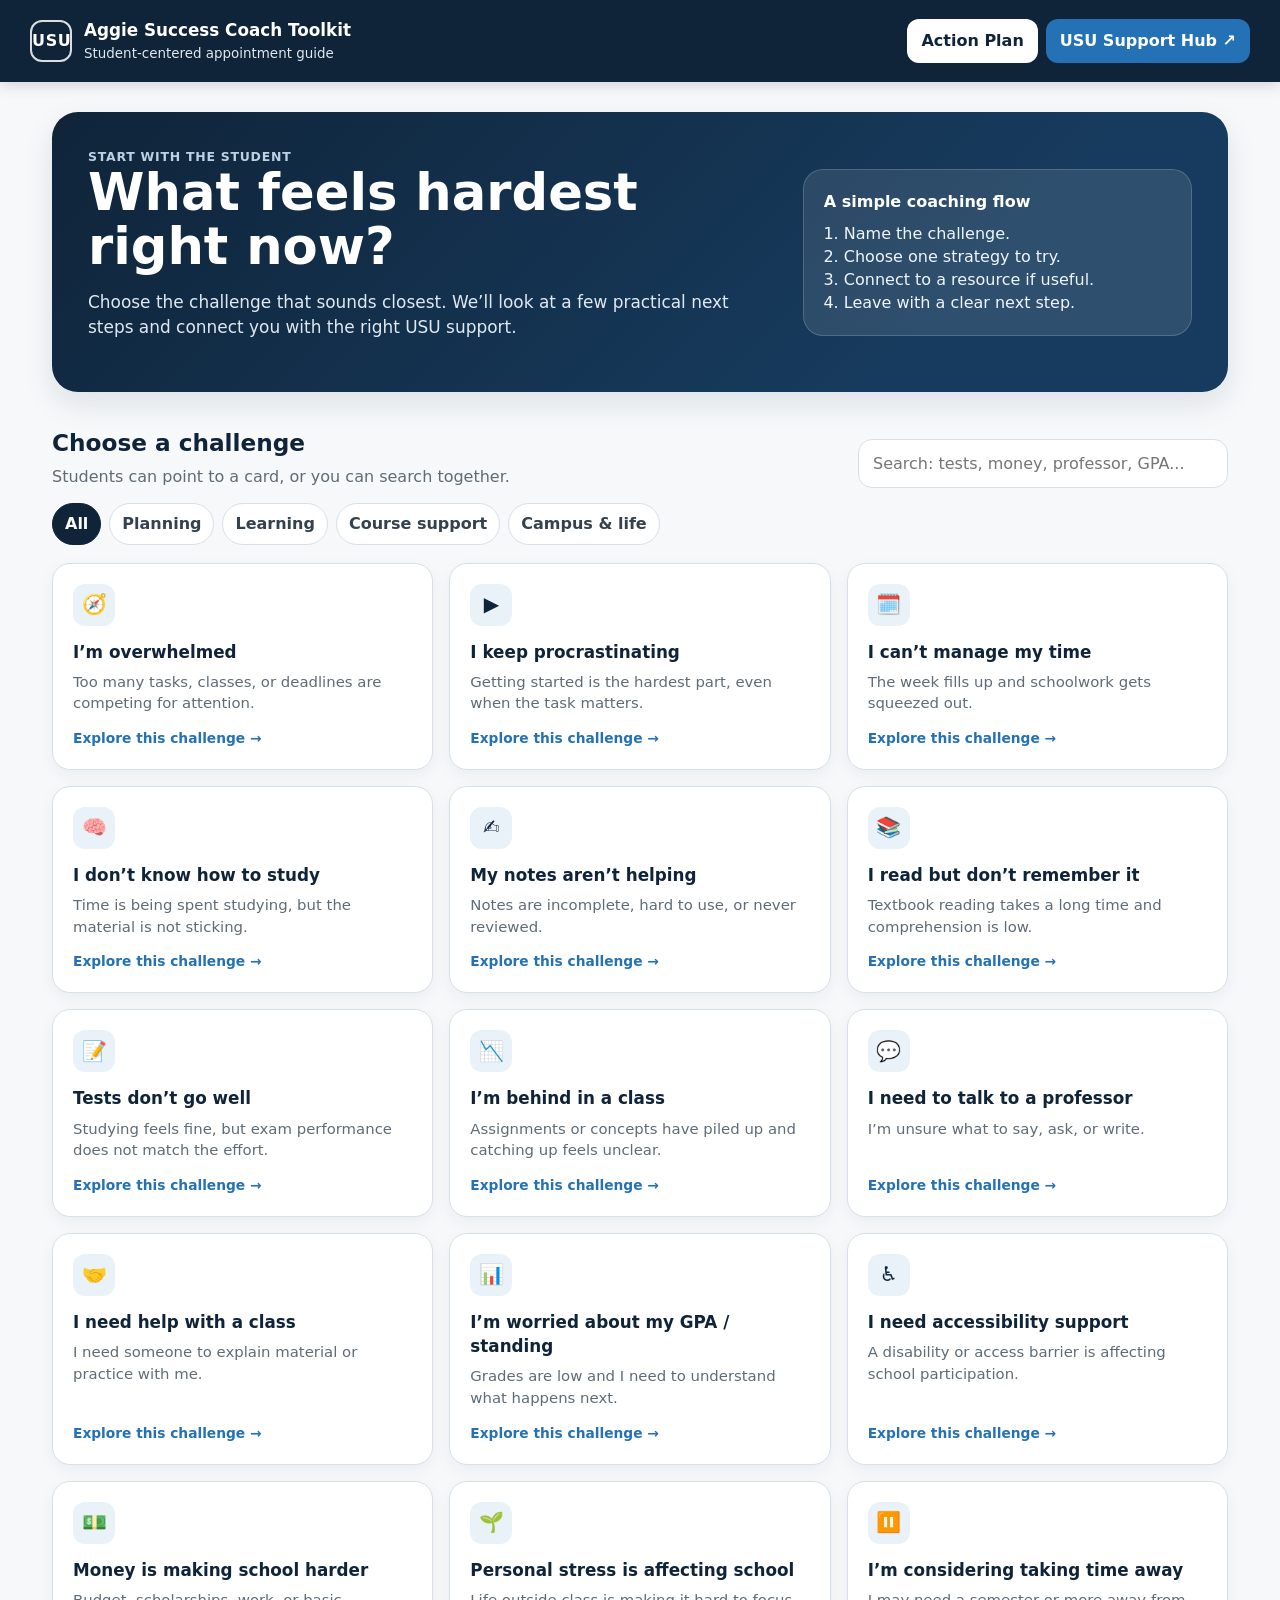
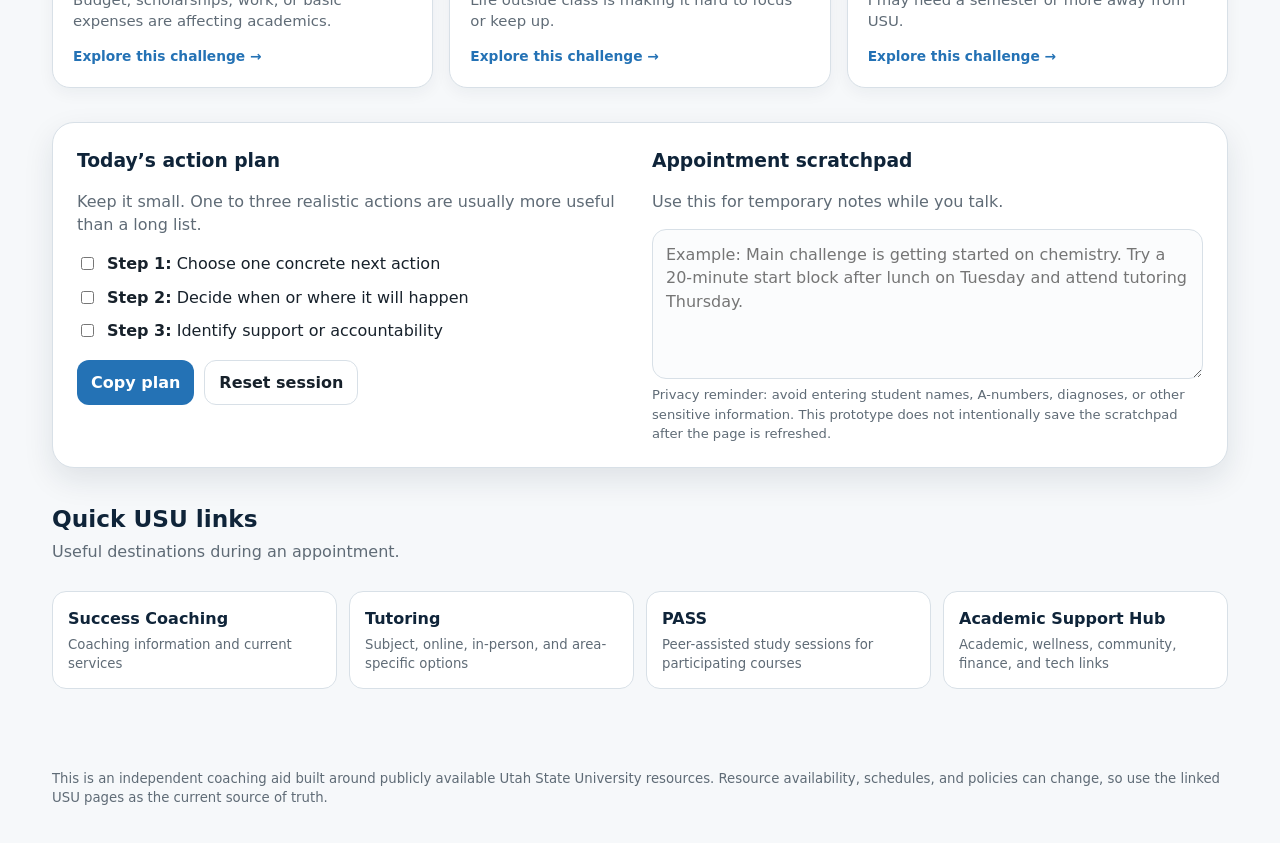
<file: index.html>
<!doctype html>
<html lang="en">
<head>
<meta charset="utf-8">
<meta name="viewport" content="width=device-width, initial-scale=1">
<meta name="theme-color" content="#0f2439">
<meta name="apple-mobile-web-app-capable" content="yes">
<meta name="apple-mobile-web-app-title" content="Coach Toolkit">
<title>Aggie Success Coach Toolkit</title>
<style>
  :root{
    --aggie:#0f2439;
    --blue:#2472b5;
    --blue2:#4d5f80;
    --light:#eef4f8;
    --paper:#ffffff;
    --ink:#17212b;
    --muted:#5f6b76;
    --line:#d8e0e7;
    --green:#2f7655;
    --gold:#9a6a13;
    --shadow:0 12px 30px rgba(15,36,57,.10);
    --radius:18px;
  }
  *{box-sizing:border-box}
  body{
    margin:0;
    font-family:Inter, ui-sans-serif, system-ui, -apple-system, BlinkMacSystemFont, "Segoe UI", sans-serif;
    color:var(--ink);
    background:#f6f8fa;
    line-height:1.45;
  }
  button,input,textarea{font:inherit}
  a{color:inherit}
  .topbar{
    background:var(--aggie);
    color:white;
    padding:18px 22px;
    position:sticky;
    top:0;
    z-index:20;
    box-shadow:0 3px 14px rgba(0,0,0,.15)
  }
  .topbar-inner{
    max-width:1220px;
    margin:auto;
    display:flex;
    justify-content:space-between;
    align-items:center;
    gap:16px;
  }
  .brand{display:flex;align-items:center;gap:12px}
  .mark{
    width:42px;height:42px;border:2px solid rgba(255,255,255,.85);
    border-radius:12px;display:grid;place-items:center;font-weight:800;letter-spacing:.04em
  }
  .brand h1{font-size:1.05rem;margin:0}
  .brand p{margin:2px 0 0;color:#dfe8ef;font-size:.84rem}
  .top-actions{display:flex;gap:8px;flex-wrap:wrap}
  .btn{
    border:0;border-radius:12px;padding:10px 14px;cursor:pointer;
    font-weight:700;transition:.18s ease;text-decoration:none;display:inline-flex;
    align-items:center;gap:7px;justify-content:center;
  }
  .btn:hover{transform:translateY(-1px)}
  .btn-primary{background:var(--blue);color:white}
  .btn-light{background:white;color:var(--aggie)}
  .btn-soft{background:#e8f0f7;color:var(--aggie)}
  .btn-ghost{background:transparent;color:inherit;border:1px solid var(--line)}
  .btn-danger{background:#fff1f1;color:#8a3030;border:1px solid #efcaca}
  main{max-width:1220px;margin:auto;padding:30px 22px 80px}
  .hero{
    background:linear-gradient(135deg,var(--aggie),#173b5e 75%);
    color:white;border-radius:26px;padding:36px;box-shadow:var(--shadow);
    display:grid;grid-template-columns:1.5fr .85fr;gap:28px;align-items:center
  }
  .hero h2{font-size:clamp(2rem,4vw,3.3rem);line-height:1.05;margin:0 0 12px}
  .hero p{font-size:1.06rem;color:#e0e9f1;max-width:720px}
  .hero-side{
    background:rgba(255,255,255,.1);border:1px solid rgba(255,255,255,.17);
    border-radius:20px;padding:20px
  }
  .hero-side strong{display:block;margin-bottom:9px}
  .hero-side ol{margin:0;padding-left:20px;color:#eff5fa}
  .section-head{
    display:flex;justify-content:space-between;align-items:end;gap:16px;margin:34px 0 15px
  }
  .section-head h3{margin:0;font-size:1.45rem;color:var(--aggie)}
  .section-head p{margin:5px 0 0;color:var(--muted)}
  .search{
    width:min(370px,100%);border:1px solid var(--line);border-radius:14px;
    padding:12px 14px;background:white;outline:none
  }
  .search:focus{border-color:var(--blue);box-shadow:0 0 0 3px rgba(36,114,181,.13)}
  .chips{display:flex;gap:8px;flex-wrap:wrap;margin-bottom:18px}
  .chip{
    border:1px solid var(--line);background:white;border-radius:999px;padding:8px 12px;
    cursor:pointer;color:#344250;font-weight:650
  }
  .chip.active{background:var(--aggie);color:white;border-color:var(--aggie)}
  .grid{
    display:grid;grid-template-columns:repeat(3,minmax(0,1fr));gap:16px
  }
  .card{
    background:white;border:1px solid var(--line);border-radius:var(--radius);
    padding:20px;box-shadow:0 5px 16px rgba(15,36,57,.05);cursor:pointer;
    transition:.18s ease;min-height:190px;display:flex;flex-direction:column
  }
  .card:hover{transform:translateY(-3px);box-shadow:var(--shadow);border-color:#b8cad9}
  .icon{
    width:42px;height:42px;border-radius:12px;background:#e9f2f8;color:var(--aggie);
    display:grid;place-items:center;font-size:1.25rem;margin-bottom:14px
  }
  .card h4{margin:0 0 8px;font-size:1.05rem;color:var(--aggie)}
  .card p{margin:0;color:var(--muted);font-size:.93rem}
  .tag{margin-top:auto;padding-top:14px;color:var(--blue);font-weight:700;font-size:.86rem}
  .workspace{
    margin-top:34px;background:white;border:1px solid var(--line);
    border-radius:22px;padding:24px;box-shadow:var(--shadow)
  }
  .workspace-grid{display:grid;grid-template-columns:1fr 1fr;gap:24px}
  .workspace h3{margin:0;color:var(--aggie)}
  .workspace p{color:var(--muted)}
  .step{
    display:flex;gap:10px;align-items:flex-start;margin:10px 0
  }
  .step input{margin-top:5px}
  textarea{
    width:100%;min-height:150px;border:1px solid var(--line);border-radius:14px;padding:13px;
    resize:vertical;outline:none;background:#fbfcfd
  }
  textarea:focus{border-color:var(--blue);box-shadow:0 0 0 3px rgba(36,114,181,.12)}
  .note{font-size:.82rem;color:var(--muted)}
  .resources-strip{
    margin-top:28px;display:grid;grid-template-columns:repeat(4,1fr);gap:12px
  }
  .quicklink{
    text-decoration:none;background:white;border:1px solid var(--line);border-radius:14px;
    padding:15px;display:block;font-weight:750;color:var(--aggie)
  }
  .quicklink span{display:block;font-weight:500;color:var(--muted);font-size:.83rem;margin-top:4px}
  dialog{
    border:0;border-radius:24px;padding:0;width:min(820px,92vw);max-height:88vh;
    box-shadow:0 30px 80px rgba(0,0,0,.28);overflow:hidden
  }
  dialog::backdrop{background:rgba(7,22,34,.62);backdrop-filter:blur(3px)}
  .modal-head{
    padding:24px 26px 18px;background:var(--aggie);color:white;display:flex;
    align-items:flex-start;justify-content:space-between;gap:20px
  }
  .modal-head h3{margin:0;font-size:1.55rem}
  .modal-head p{margin:6px 0 0;color:#dfe8ef}
  .close{
    width:38px;height:38px;border:1px solid rgba(255,255,255,.28);background:transparent;
    color:white;border-radius:10px;font-size:1.2rem;cursor:pointer
  }
  .modal-body{padding:24px 26px 28px;overflow:auto;max-height:calc(88vh - 105px)}
  .two{display:grid;grid-template-columns:1fr 1fr;gap:18px}
  .panel{border:1px solid var(--line);border-radius:15px;padding:16px;background:#fbfcfd}
  .panel h4{margin:0 0 9px;color:var(--aggie)}
  .panel ul{margin:0;padding-left:20px}
  .panel li{margin:7px 0}
  .resource{
    border:1px solid var(--line);border-radius:14px;padding:14px;margin-top:10px;
    display:flex;align-items:center;justify-content:space-between;gap:12px
  }
  .resource small{display:block;color:var(--muted);margin-top:3px}
  .resource a{white-space:nowrap}
  .actionbar{display:flex;gap:10px;flex-wrap:wrap;margin-top:18px}
  .empty{
    grid-column:1/-1;text-align:center;padding:35px;background:white;border:1px dashed var(--line);
    border-radius:18px;color:var(--muted)
  }
  footer{max-width:1220px;margin:0 auto 35px;padding:0 22px;color:var(--muted);font-size:.83rem}
  .status{font-size:.83rem;color:var(--green);font-weight:700;min-height:1.2em}
  @media(max-width:900px){
    .hero,.workspace-grid{grid-template-columns:1fr}
    .grid{grid-template-columns:repeat(2,1fr)}
    .resources-strip{grid-template-columns:repeat(2,1fr)}
  }
  @media(max-width:620px){
    .topbar-inner{align-items:flex-start}
    .brand p{display:none}
    main{padding:20px 14px 60px}
    .hero{padding:26px 20px}
    .grid,.two,.resources-strip{grid-template-columns:1fr}
    .section-head{align-items:stretch;flex-direction:column}
    .search{width:100%}
  }
  /* ---------- iPhone / phone layout ---------- */
  html{-webkit-text-size-adjust:100%}
  button,.card,.chip,.quicklink,.btn{touch-action:manipulation}
  body:has(dialog[open]){overflow:hidden}
  dialog{max-height:88dvh}
  .modal-body{max-height:calc(88dvh - 105px)}
  @media(hover:none){
    .btn:hover,.card:hover{transform:none}
    .card:hover{box-shadow:0 5px 16px rgba(15,36,57,.05);border-color:var(--line)}
    .card:active{background:#f3f7fa;border-color:#b8cad9}
  }
  @media(max-width:620px){
    .topbar{position:static;padding:12px 14px}
    .topbar-inner{flex-wrap:wrap;align-items:center;gap:10px}
    .mark{width:36px;height:36px;border-radius:10px;font-size:.8rem}
    .brand h1{font-size:1rem}
    .top-actions{width:100%;flex-wrap:nowrap}
    .top-actions .btn{flex:1;min-height:44px;padding:8px 10px;font-size:.92rem}
    main{padding:14px 14px 48px}
    .hero{padding:20px 18px;border-radius:20px;gap:14px}
    .hero h2{font-size:1.75rem;margin-bottom:8px}
    .hero p{font-size:.98rem;margin:0}
    .hero-side{padding:12px 14px;border-radius:14px;font-size:.92rem}
    .hero-side strong{margin-bottom:4px}
    .section-head{margin:22px 0 12px;gap:10px}
    .section-head h3{font-size:1.25rem}
    .search{padding:12px;font-size:16px}
    .chips{flex-wrap:nowrap;overflow-x:auto;margin:0 -14px 14px;padding:0 14px 2px;scrollbar-width:none;-webkit-overflow-scrolling:touch}
    .chips::-webkit-scrollbar{display:none}
    .chip{flex:none;min-height:40px}
    .grid{gap:10px}
    .card{min-height:0;padding:14px;display:grid;grid-template-columns:40px 1fr;column-gap:12px;align-items:start;border-radius:14px}
    .card .icon{width:40px;height:40px;margin:0;grid-row:1 / span 2;font-size:1.15rem}
    .card h4{margin:1px 0 3px;font-size:1rem}
    .card p{font-size:.88rem;line-height:1.35}
    .card .tag{display:none}
    .workspace{margin-top:24px;padding:18px;border-radius:18px}
    .step{min-height:44px;align-items:center}
    .step input{width:22px;height:22px;margin:0;flex:none}
    .actionbar .btn{flex:1;min-height:44px}
    textarea{font-size:16px}
    .resources-strip{margin-top:0;gap:10px}
    /* Bottom-sheet pop-up, resources first */
    dialog{width:100%;max-width:100%;margin:auto 0 0;border-radius:20px 20px 0 0;max-height:92dvh}
    dialog[open]{display:flex;flex-direction:column}
    .modal-head{padding:16px 16px 14px;flex:none}
    .modal-head h3{font-size:1.3rem}
    .modal-head p{font-size:.92rem}
    .close{width:44px;height:44px;flex:none}
    .modal-body{display:flex;flex-direction:column;flex:1;min-height:0;max-height:none;padding:14px 16px calc(20px + env(safe-area-inset-bottom))}
    .modal-body > h4{order:1;margin:0 0 2px !important}
    #modalResources{order:2;margin-bottom:16px}
    .modal-body > .two{order:3;gap:12px}
    .modal-body > .actionbar{order:4}
    .resource{padding:12px;margin-top:8px}
    .resource .btn{min-height:44px}
  }
</style>
</head>
<body>
<header class="topbar">
  <div class="topbar-inner">
    <div class="brand">
      <div class="mark">USU</div>
      <div>
        <h1>Aggie Success Coach Toolkit</h1>
        <p>Student-centered appointment guide</p>
      </div>
    </div>
    <div class="top-actions">
      <button class="btn btn-light" onclick="document.getElementById('workspace').scrollIntoView({behavior:'smooth'})">Action Plan</button>
      <a class="btn btn-primary" href="https://www.usu.edu/academic-support/" target="_blank" rel="noopener">USU Support Hub ↗</a>
    </div>
  </div>
</header>

<main>
  <section class="hero">
    <div>
      <div style="font-weight:800;letter-spacing:.06em;text-transform:uppercase;color:#bcd2e4;font-size:.78rem">Start with the student</div>
      <h2>What feels hardest right now?</h2>
      <p>Choose the challenge that sounds closest. We’ll look at a few practical next steps and connect you with the right USU support.</p>
    </div>
    <div class="hero-side">
      <strong>A simple coaching flow</strong>
      <ol>
        <li>Name the challenge.</li>
        <li>Choose one strategy to try.</li>
        <li>Connect to a resource if useful.</li>
        <li>Leave with a clear next step.</li>
      </ol>
    </div>
  </section>

  <div class="section-head">
    <div>
      <h3>Choose a challenge</h3>
      <p>Students can point to a card, or you can search together.</p>
    </div>
    <input id="search" class="search" type="search" placeholder="Search: tests, money, professor, GPA..." aria-label="Search challenges">
  </div>

  <div class="chips" id="chips">
    <button class="chip active" data-filter="all">All</button>
    <button class="chip" data-filter="planning">Planning</button>
    <button class="chip" data-filter="learning">Learning</button>
    <button class="chip" data-filter="courses">Course support</button>
    <button class="chip" data-filter="campus">Campus & life</button>
  </div>

  <section class="grid" id="challengeGrid"></section>

  <section id="workspace" class="workspace">
    <div class="workspace-grid">
      <div>
        <h3>Today’s action plan</h3>
        <p>Keep it small. One to three realistic actions are usually more useful than a long list.</p>
        <label class="step"><input type="checkbox"><span><strong>Step 1:</strong> <span contenteditable="true">Choose one concrete next action</span></span></label>
        <label class="step"><input type="checkbox"><span><strong>Step 2:</strong> <span contenteditable="true">Decide when or where it will happen</span></span></label>
        <label class="step"><input type="checkbox"><span><strong>Step 3:</strong> <span contenteditable="true">Identify support or accountability</span></span></label>
        <div class="actionbar">
          <button class="btn btn-primary" onclick="copyPlan()">Copy plan</button>
          <button class="btn btn-ghost" onclick="resetWorkspace()">Reset session</button>
        </div>
        <div class="status" id="copyStatus"></div>
      </div>
      <div>
        <h3>Appointment scratchpad</h3>
        <p>Use this for temporary notes while you talk.</p>
        <textarea id="notes" placeholder="Example: Main challenge is getting started on chemistry. Try a 20-minute start block after lunch on Tuesday and attend tutoring Thursday."></textarea>
        <div class="note">Privacy reminder: avoid entering student names, A-numbers, diagnoses, or other sensitive information. This prototype does not intentionally save the scratchpad after the page is refreshed.</div>
      </div>
    </div>
  </section>

  <div class="section-head">
    <div>
      <h3>Quick USU links</h3>
      <p>Useful destinations during an appointment.</p>
    </div>
  </div>
  <section class="resources-strip">
    <a class="quicklink" target="_blank" rel="noopener" href="https://www.usu.edu/able/academic-success-coaches">Success Coaching<span>Coaching information and current services</span></a>
    <a class="quicklink" target="_blank" rel="noopener" href="https://www.usu.edu/able/tutoring/">Tutoring<span>Subject, online, in-person, and area-specific options</span></a>
    <a class="quicklink" target="_blank" rel="noopener" href="https://www.usu.edu/able/pass/">PASS<span>Peer-assisted study sessions for participating courses</span></a>
    <a class="quicklink" target="_blank" rel="noopener" href="https://www.usu.edu/academic-support/">Academic Support Hub<span>Academic, wellness, community, finance, and tech links</span></a>
  </section>
</main>

<dialog id="detailDialog">
  <div class="modal-head">
    <div>
      <h3 id="modalTitle"></h3>
      <p id="modalSubtitle"></p>
    </div>
    <button class="close" aria-label="Close" onclick="detailDialog.close()">×</button>
  </div>
  <div class="modal-body">
    <div class="two">
      <div class="panel">
        <h4>Questions to explore</h4>
        <ul id="modalQuestions"></ul>
      </div>
      <div class="panel">
        <h4>Try this next</h4>
        <ul id="modalStrategies"></ul>
      </div>
    </div>
    <h4 style="margin:22px 0 8px;color:var(--aggie)">Helpful USU resources</h4>
    <div id="modalResources"></div>
    <div class="actionbar">
      <button class="btn btn-primary" onclick="addToNotes()">Add to appointment notes</button>
      <button class="btn btn-soft" onclick="detailDialog.close();document.getElementById('workspace').scrollIntoView({behavior:'smooth'})">Build action plan</button>
    </div>
  </div>
</dialog>

<footer>
  This is an independent coaching aid built around publicly available Utah State University resources. Resource availability, schedules, and policies can change, so use the linked USU pages as the current source of truth.
</footer>

<script>
const items = [
  {
    id:"overwhelmed", icon:"🧭", title:"I’m overwhelmed", blurb:"Too many tasks, classes, or deadlines are competing for attention.", cat:["planning","campus"],
    questions:["What feels most urgent today?","Which deadlines are truly fixed?","What would make this week feel more manageable?"],
    strategies:["Make one list, then sort by urgent / important / can wait.","Pick the next 20-minute action instead of solving the whole semester.","Put the top 2–3 tasks onto a weekly plan."],
    resources:[
      ["Time Management","Planning tools, study-hour guidance, and calendars.","https://www.usu.edu/academic-support/time/"],
      ["Academic Success Coaching","Goal-setting, habits, accountability, and support.","https://www.usu.edu/able/academic-success-coaches"]
    ]
  },
  {
    id:"procrastination", icon:"▶️", title:"I keep procrastinating", blurb:"Getting started is the hardest part, even when the task matters.", cat:["planning"],
    questions:["What usually happens right before you avoid the task?","Is the task unclear, unpleasant, too large, or easy to forget?","What is the smallest possible starting step?"],
    strategies:["Shrink the start: commit to 10–20 minutes, not finishing.","Define the first visible action: open Canvas, find the prompt, write one sentence.","Use another person’s presence for accountability or body doubling."],
    resources:[
      ["Time Management & Procrastination","USU planning and procrastination support.","https://www.usu.edu/academic-support/time/"],
      ["Success Coaching / Body Doubling","Check the current coaching page for body-doubling information and schedule.","https://www.usu.edu/able/academic-success-coaches"],
      ["Habits of Mind","Courses focused on productivity, resilience, and learning techniques.","https://www.usu.edu/able/habits-of-mind"]
    ]
  },
  {
    id:"time", icon:"🗓️", title:"I can’t manage my time", blurb:"The week fills up and schoolwork gets squeezed out.", cat:["planning"],
    questions:["Where does your time currently go?","When are you most focused during the day?","Which class needs protected study time first?"],
    strategies:["Block fixed commitments first, then schedule study blocks.","Plan by week rather than relying on memory each day.","Give difficult work a specific time and location."],
    resources:[
      ["Manage Your Time","USU time-management tools and planning calendars.","https://www.usu.edu/academic-support/time/"],
      ["USU 1020 / Habits of Mind","Productivity, self-regulation, motivation, organization, and planning.","https://www.usu.edu/able/habits-of-mind"]
    ]
  },
  {
    id:"study", icon:"🧠", title:"I don’t know how to study", blurb:"Time is being spent studying, but the material is not sticking.", cat:["learning"],
    questions:["What do you actually do during a study session?","How are you checking whether you can recall the material without notes?","What does the exam ask you to do with the information?"],
    strategies:["Shift from rereading to retrieval: quiz yourself without notes.","Practice the kind of thinking the exam requires—problems, explanations, or applications.","Review across multiple shorter sessions instead of one long cram session."],
    resources:[
      ["Academic Support Hub","USU’s prepare → attend → review → apply → evaluate framework.","https://www.usu.edu/academic-support/"],
      ["Habits of Mind","Learning-technique and academic-success courses.","https://www.usu.edu/able/habits-of-mind"],
      ["Tutoring","Find course and subject-specific support.","https://www.usu.edu/able/tutoring/"]
    ]
  },
  {
    id:"notes", icon:"✍️", title:"My notes aren’t helping", blurb:"Notes are incomplete, hard to use, or never reviewed.", cat:["learning"],
    questions:["What do your notes look like after class?","Can you turn your notes into questions?","When do you review them after class?"],
    strategies:["Capture main ideas and relationships instead of every word.","Add questions or a short summary after class.","Turn notes into self-quizzes or a study guide."],
    resources:[
      ["Note-Taking Tips","USU guidance on effective notes, Cornell notes, and active listening.","https://www.usu.edu/academic-support/note_taking/"]
    ]
  },
  {
    id:"reading", icon:"📚", title:"I read but don’t remember it", blurb:"Textbook reading takes a long time and comprehension is low.", cat:["learning"],
    questions:["What is your purpose for this reading?","Do you preview headings, summaries, figures, or questions first?","How are you checking understanding afterward?"],
    strategies:["Preview the chapter and turn headings into questions.","Pause to explain sections in your own words.","After reading, quiz yourself before looking back at the text."],
    resources:[
      ["Reading Comprehension","USU active-reading guidance for before, during, and after reading.","https://www.usu.edu/academic-support/reading/"],
      ["Habits of Mind","Includes a course focused on reading college texts.","https://www.usu.edu/able/habits-of-mind"]
    ]
  },
  {
    id:"tests", icon:"📝", title:"Tests don’t go well", blurb:"Studying feels fine, but exam performance does not match the effort.", cat:["learning","courses"],
    questions:["How did you prepare for the last test?","Were misses mostly knowledge, application, timing, or reading the question?","Have you reviewed the exam for patterns?"],
    strategies:["Use practice questions and closed-note recall before the exam.","Simulate test conditions for part of your studying.","Review errors by type and change the next study plan accordingly."],
    resources:[
      ["Preparing for Tests","USU test-preparation and test-taking support.","https://www.usu.edu/academic-support/test/"],
      ["PASS","Peer-led study sessions for participating courses.","https://www.usu.edu/able/pass/"],
      ["Tutoring","Subject-specific academic support.","https://www.usu.edu/able/tutoring/"]
    ]
  },
  {
    id:"behind", icon:"📉", title:"I’m behind in a class", blurb:"Assignments or concepts have piled up and catching up feels unclear.", cat:["courses","planning"],
    questions:["What work is still recoverable?","What upcoming work has the biggest impact?","Have you talked with the instructor about your situation and options?"],
    strategies:["Separate past work from upcoming work so new deadlines do not keep slipping.","Prioritize by impact and feasibility, not just by oldest task.","Create a short instructor communication plan and ask specific questions."],
    resources:[
      ["Communication","USU guidance for communicating with professors and peers.","https://www.usu.edu/academic-support/communication/"],
      ["Tutoring","Find support for difficult course content.","https://www.usu.edu/able/tutoring/"],
      ["Academic Success Coaching","Create a realistic recovery plan with support.","https://www.usu.edu/able/academic-success-coaches"]
    ]
  },
  {
    id:"professor", icon:"💬", title:"I need to talk to a professor", blurb:"I’m unsure what to say, ask, or write.", cat:["courses"],
    questions:["What outcome are you hoping for?","What facts does the professor need to understand?","What specific question or request can you make?"],
    strategies:["Be brief, respectful, and specific about the situation.","Ask a clear question rather than sending only an explanation.","Use office hours when a conversation would be easier than a long email."],
    resources:[
      ["Communicating with Professors & Peers","USU communication guidance.","https://www.usu.edu/academic-support/communication/"]
    ]
  },
  {
    id:"tutoring", icon:"🤝", title:"I need help with a class", blurb:"I need someone to explain material or practice with me.", cat:["courses"],
    questions:["Which course or topic is the main problem?","Would drop-in, appointment, online, or group help fit best?","Does the course have PASS?"],
    strategies:["Bring a specific question, problem, or concept to tutoring.","Use tutoring before the week of the exam when possible.","Pair tutoring with your own retrieval practice afterward."],
    resources:[
      ["USU Tutoring","Math, writing, online, and area-specific options.","https://www.usu.edu/able/tutoring/"],
      ["PASS","Peer-assisted sessions for participating courses.","https://www.usu.edu/able/pass/"]
    ]
  },
  {
    id:"gpa", icon:"📊", title:"I’m worried about my GPA / standing", blurb:"Grades are low and I need to understand what happens next.", cat:["courses","campus"],
    questions:["What is your current USU GPA and semester trend?","Which courses are driving the concern?","What support is already in place?"],
    strategies:["Look at the official academic-standing information together.","Focus the plan on current-semester behaviors and the highest-impact courses.","Coordinate with academic advising when policy or degree decisions are involved."],
    resources:[
      ["Academic Standing","Official USU explanation of good standing, alert, notice, and pause.","https://www.usu.edu/able/academic-standing"],
      ["Academic Support Hub","Connect to advising, coaching, tutoring, and other supports.","https://www.usu.edu/academic-support/"]
    ]
  },
  {
    id:"access", icon:"♿", title:"I need accessibility support", blurb:"A disability or access barrier is affecting school participation.", cat:["campus"],
    questions:["What part of the academic environment is creating the barrier?","Have you connected with the Disability Resource Center?","Is there an immediate course issue that also needs instructor communication?"],
    strategies:["Use the DRC as the university resource for accommodation processes.","Keep the focus on access needs rather than asking the student to disclose more than necessary.","Pair accommodations with academic skill support when useful."],
    resources:[
      ["Disability Resource Center","USU’s accessibility and accommodation resource.","https://www.usu.edu/drc/"]
    ]
  },
  {
    id:"money", icon:"💵", title:"Money is making school harder", blurb:"Budget, scholarships, work, or basic expenses are affecting academics.", cat:["campus"],
    questions:["Is the main issue budgeting, financial aid, scholarships, employment, or basic needs?","Is there an urgent deadline or payment issue?","Would connecting to a campus specialist reduce the load?"],
    strategies:["Identify the exact financial pressure before choosing a resource.","Use USU financial support resources rather than trying to solve policy questions in the coaching appointment.","Build the academic plan around realistic work and life demands."],
    resources:[
      ["Student Money Management Center","USU budgeting and money-management support.","https://www.usu.edu/financial-support/smmc"],
      ["Scholarships","Current USU scholarship information.","https://www.usu.edu/financial-support/scholarships/"],
      ["Academic Support Hub","Links to financial, employment, and basic-needs resources.","https://www.usu.edu/academic-support/"]
    ]
  },
  {
    id:"personal", icon:"🌱", title:"Personal stress is affecting school", blurb:"Life outside class is making it hard to focus or keep up.", cat:["campus"],
    questions:["What is getting in the way of school right now?","What kind of support would feel most useful—academic planning, wellness, or practical help?","What is one academic expectation we can simplify this week?"],
    strategies:["Reduce the academic plan to the most important next steps.","Connect the student to the appropriate professional campus resource when the issue is outside a coach’s role.","Avoid making the appointment about fixing everything at once."],
    resources:[
      ["Counseling and Prevention Services","USU counseling and prevention resources.","https://www.usu.edu/aggiewellness/caps/"],
      ["CARE Office","Support and referrals for students facing difficult circumstances.","https://www.usu.edu/intervention/care-office"],
      ["Academic Support Hub","Wellness, community, academic, and basic-needs resources.","https://www.usu.edu/academic-support/"]
    ]
  },
  {
    id:"leave", icon:"⏸️", title:"I’m considering taking time away", blurb:"I may need a semester or more away from USU.", cat:["campus"],
    questions:["What is leading you to consider a break?","Have you talked with an academic advisor about degree and registration implications?","What official steps need to happen before leaving?"],
    strategies:["Use the official USU leave information rather than relying on memory.","Connect with advising before making academic decisions.","Clarify what the student wants to preserve or prepare for when returning."],
    resources:[
      ["Notification of Leave","USU information and process for taking a semester or more away.","https://www.usu.edu/able/nol/"],
      ["Academic Support Hub","Additional advising and support resources.","https://www.usu.edu/academic-support/"]
    ]
  }
];

const grid = document.getElementById("challengeGrid");
const search = document.getElementById("search");
const chips = [...document.querySelectorAll(".chip")];
const detailDialog = document.getElementById("detailDialog");
let filter = "all";
let current = null;

function render(){
  const q = search.value.trim().toLowerCase();
  const shown = items.filter(x => (filter==="all" || x.cat.includes(filter)) &&
    (x.title+" "+x.blurb+" "+x.questions.join(" ")+" "+x.strategies.join(" ")).toLowerCase().includes(q));
  grid.innerHTML = "";
  if(!shown.length){
    grid.innerHTML = '<div class="empty">No exact match. Try a broader word, or open the USU Academic Support Hub.</div>';
    return;
  }
  shown.forEach(x=>{
    const el = document.createElement("article");
    el.className="card";
    el.tabIndex=0;
    el.innerHTML=`<div class="icon">${x.icon}</div><h4>${x.title}</h4><p>${x.blurb}</p><div class="tag">Explore this challenge →</div>`;
    el.onclick=()=>openItem(x);
    el.onkeydown=e=>{if(e.key==="Enter"||e.key===" "){e.preventDefault();openItem(x)}};
    grid.appendChild(el);
  });
}

function openItem(x){
  current=x;
  document.getElementById("modalTitle").textContent=x.title;
  document.getElementById("modalSubtitle").textContent=x.blurb;
  document.getElementById("modalQuestions").innerHTML=x.questions.map(v=>`<li>${v}</li>`).join("");
  document.getElementById("modalStrategies").innerHTML=x.strategies.map(v=>`<li>${v}</li>`).join("");
  document.getElementById("modalResources").innerHTML=x.resources.map(r=>`
    <div class="resource">
      <div><strong>${r[0]}</strong><small>${r[1]}</small></div>
      <a class="btn btn-soft" href="${r[2]}" target="_blank" rel="noopener">Open ↗</a>
    </div>`).join("");
  detailDialog.showModal();
}

function addToNotes(){
  if(!current) return;
  const notes=document.getElementById("notes");
  const addition=`Challenge: ${current.title}\nPossible next step: ${current.strategies[0]}\n`;
  notes.value=(notes.value ? notes.value.trim()+"\n\n" : "")+addition;
  detailDialog.close();
  document.getElementById("workspace").scrollIntoView({behavior:"smooth"});
}

async function copyPlan(){
  const steps=[...document.querySelectorAll(".step")].map((x,i)=>`${i+1}. ${x.querySelector("span span").innerText.trim()}`);
  const note=document.getElementById("notes").value.trim();
  const text=`Today’s action plan\n${steps.join("\n")}${note?`\n\nNotes\n${note}`:""}`;
  try{
    await navigator.clipboard.writeText(text);
    document.getElementById("copyStatus").textContent="Copied to clipboard.";
  }catch(e){
    document.getElementById("copyStatus").textContent="Copy is blocked by this browser. Select the text manually.";
  }
}

function resetWorkspace(){
  document.getElementById("notes").value="";
  document.querySelectorAll(".step input").forEach(x=>x.checked=false);
  const defaults=["Choose one concrete next action","Decide when or where it will happen","Identify support or accountability"];
  document.querySelectorAll(".step span span").forEach((x,i)=>x.innerText=defaults[i]);
  document.getElementById("copyStatus").textContent="Session workspace cleared.";
}

search.addEventListener("input",render);
chips.forEach(c=>c.addEventListener("click",()=>{
  chips.forEach(x=>x.classList.remove("active"));
  c.classList.add("active");
  filter=c.dataset.filter;
  render();
}));
detailDialog.addEventListener("click",e=>{
  const rect=detailDialog.getBoundingClientRect();
  const outside=e.clientX<rect.left||e.clientX>rect.right||e.clientY<rect.top||e.clientY>rect.bottom;
  if(outside) detailDialog.close();
});
render();
</script>
</body>
</html>
</file>
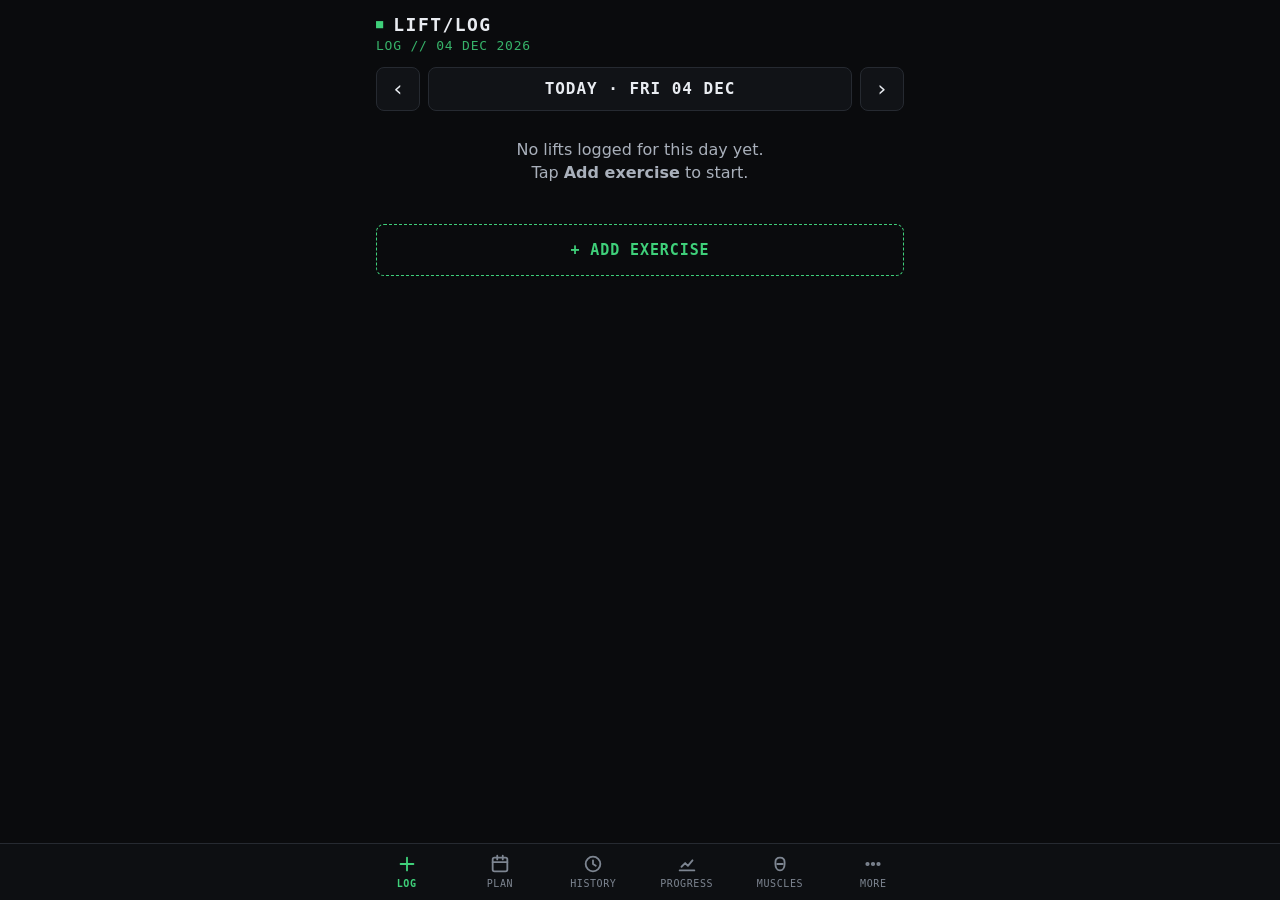
<file: workout/index.html>
<!doctype html>
<html lang="en">
<head>
<meta charset="utf-8">
<meta name="viewport" content="width=device-width, initial-scale=1, viewport-fit=cover">
<meta name="apple-mobile-web-app-capable" content="yes">
<meta name="mobile-web-app-capable" content="yes">
<meta name="apple-mobile-web-app-title" content="Lift Log">
<meta name="apple-mobile-web-app-status-bar-style" content="black">
<meta name="theme-color" content="#0a0b0d">
<meta name="robots" content="noindex">
<title>Lift Log</title>
<style>
:root{
  color-scheme: dark;
  --bg:#0a0b0d; --surface:#111317; --surface-2:#1a1d22; --line:#262a31; --grid:#1d2026;
  --text:#e9ecf1; --text-2:#a9b0bb; --text-3:#7d8591;
  --accent:#3fd07a; --accent-ink:#04110a; --accent-soft:#0f2519;
  --series-1:#3fd07a; --band:rgba(63,208,122,.14);
  --good:#3fd07a; --warn:#f0b429; --danger:#f06a6a;
  --mono: ui-monospace, "SF Mono", SFMono-Regular, Menlo, Consolas, monospace;
  --r: 8px;
}
*{box-sizing:border-box}
html{-webkit-text-size-adjust:100%}
body{margin:0;background:var(--bg);color:var(--text);font:16px/1.4 -apple-system,BlinkMacSystemFont,"Segoe UI",system-ui,sans-serif;-webkit-tap-highlight-color:transparent}
button,input,select{font:inherit;color:inherit}
button{cursor:pointer}
.wrap{max-width:560px;margin:0 auto;padding:calc(12px + env(safe-area-inset-top)) 16px calc(150px + env(safe-area-inset-bottom))}
.top{display:flex;align-items:center;justify-content:space-between;margin-bottom:12px}
.top h1{font-size:22px;margin:0;letter-spacing:-.01em}
.top .sub{color:var(--text-3);font-size:13px}
h2{font-size:18px;margin:20px 0 8px}
h3{font-size:17px;margin:0}
.muted{color:var(--text-2)}
.small{font-size:13px}
.card{background:var(--surface);border:1px solid var(--line);border-radius:14px;padding:14px;margin:12px 0}
.row{display:flex;gap:8px;align-items:center}
.grow{flex:1;min-width:0}
.btn{min-height:44px;padding:0 16px;border-radius:12px;border:1px solid var(--line);background:var(--surface);font-weight:600}
.btn.primary{background:var(--accent);border-color:var(--accent);color:var(--accent-ink)}
.btn.big{width:100%;min-height:52px;font-size:17px}
.btn.danger{color:var(--danger)}
.btn.ghost{background:transparent;border-color:transparent;color:var(--accent);padding:0 8px}
.icon{width:44px;height:44px;border-radius:12px;border:1px solid var(--line);background:var(--surface);font-size:22px;line-height:1;display:inline-flex;align-items:center;justify-content:center;flex:none}
.icon.flat{border:0;background:transparent;color:var(--text-3);font-size:18px}
/* date bar */
.datebar{display:flex;gap:8px;align-items:center}
.datepick{position:relative;flex:1;min-height:44px;border-radius:12px;border:1px solid var(--line);background:var(--surface);display:flex;align-items:center;justify-content:center;font-weight:600}
.datepick input{position:absolute;inset:0;opacity:0;width:100%;height:100%}
.daysum{margin:10px 2px 0;color:var(--text-2);font-size:14px}
/* chips */
.chips{display:flex;flex-wrap:wrap;gap:6px;margin-top:8px}
.chip{font-size:13px;padding:4px 10px;border-radius:999px;background:var(--surface-2);color:var(--text-2);white-space:nowrap}
.chip.p{background:var(--accent-soft);color:var(--text)}
/* exercise card */
.ex header{display:flex;gap:8px;align-items:flex-start}
.tags{font-size:13px;color:var(--text-2);margin-top:2px}
.tags b{font-weight:600;color:var(--text)}
.hint{margin-top:10px;font-size:14px;padding:8px 10px;border-radius:10px;background:var(--surface-2)}
.hint .k{font-weight:700}
.hint .up{color:var(--good)} .hint .down{color:var(--warn)} .hint .same{color:var(--accent)}
.hint .last{color:var(--text-3);font-size:13px;margin-top:2px}
.hint button{border:0;background:none;color:var(--accent);padding:0;font-size:13px}
.sets{list-style:none;margin:10px 0 0;padding:0}
.sets li{display:flex;align-items:center;gap:10px;padding:2px 0;border-top:1px solid var(--line)}
.sets li:first-child{border-top:0}
.sets .n{width:22px;color:var(--text-3);font-size:13px;text-align:center}
.sets .v{flex:1;font-variant-numeric:tabular-nums;font-weight:600}
.sets .e{color:var(--text-3);font-size:13px;font-weight:400}
.quick{display:grid;grid-template-columns:1fr 1fr;gap:8px;margin-top:10px}
.quick .add{grid-column:1/-1}
.stepper{display:flex;align-items:stretch;border:1px solid var(--line);border-radius:12px;overflow:hidden;background:var(--surface)}
.stepper button{width:40px;border:0;background:var(--surface-2);font-size:20px;flex:none}
.stepper .f{flex:1;min-width:0;display:flex;flex-direction:column;align-items:center;justify-content:center;padding:2px 0}
.stepper input{width:100%;border:0;background:transparent;text-align:center;font-size:20px;font-weight:700;padding:0;font-variant-numeric:tabular-nums}
.stepper input:focus{outline:none}
.stepper:focus-within{border-color:var(--accent)}
.stepper label{font-size:11px;color:var(--text-3);text-transform:uppercase;letter-spacing:.04em}
.empty{text-align:center;color:var(--text-2);padding:28px 12px}
/* bottom nav */
nav.tabs{position:fixed;left:0;right:0;bottom:0;background:var(--surface);border-top:1px solid var(--line);display:flex;justify-content:center;padding-bottom:env(safe-area-inset-bottom);z-index:20}
nav.tabs .in{display:flex;max-width:560px;width:100%}
nav.tabs button{flex:1;border:0;background:none;min-height:56px;font-size:12px;color:var(--text-3);display:flex;flex-direction:column;align-items:center;justify-content:center;gap:2px}
nav.tabs button svg{width:22px;height:22px}
nav.tabs button[aria-current="page"]{color:var(--accent);font-weight:600}
/* rest timer */
.timer{position:fixed;left:0;right:0;bottom:calc(57px + env(safe-area-inset-bottom));display:flex;justify-content:center;z-index:19;pointer-events:none}
.timer[hidden]{display:none}
.timer .in{pointer-events:auto;margin:0 16px 8px;max-width:528px;width:100%;background:var(--text);color:var(--bg);border-radius:14px;display:flex;align-items:center;gap:8px;padding:6px 6px 6px 14px;box-shadow:0 6px 20px rgba(0,0,0,.2)}
.timer .t{flex:1;font-weight:700;font-variant-numeric:tabular-nums}
.timer button{min-height:40px;min-width:48px;border:0;border-radius:10px;background:rgba(127,127,127,.25);color:inherit;font-weight:600}
.timer.done .in{background:var(--good);color:#fff}
/* sheet */
.sheet{position:fixed;inset:0;background:rgba(0,0,0,.4);z-index:30;display:flex;align-items:flex-end;justify-content:center}
.sheet[hidden]{display:none}
.sheet .panel{background:var(--bg);width:100%;max-width:560px;max-height:88vh;overflow:auto;border-radius:18px 18px 0 0;padding:14px 16px calc(20px + env(safe-area-inset-bottom))}
.sheet-head{display:flex;align-items:center;justify-content:space-between;position:sticky;top:-14px;background:var(--bg);padding:6px 0;z-index:1}
.sheet-head h2{margin:0}
.search{width:100%;min-height:44px;border-radius:12px;border:1px solid var(--line);background:var(--surface);padding:0 12px;font-size:16px}
.seg{display:flex;gap:6px;overflow-x:auto;padding:10px 0;scrollbar-width:none}
.seg::-webkit-scrollbar{display:none}
.seg button{flex:none;min-height:36px;padding:0 14px;border-radius:999px;border:1px solid var(--line);background:var(--surface);font-size:14px}
.seg button[aria-pressed="true"]{background:var(--text);color:var(--bg);border-color:var(--text)}
.pick{display:block;width:100%;text-align:left;padding:12px;border:0;border-bottom:1px solid var(--line);background:var(--surface)}
.pick:first-child{border-radius:12px 12px 0 0}.pick:last-child{border-radius:0 0 12px 12px;border-bottom:0}
.pick:only-child{border-radius:12px}
.pick .nm{font-weight:600}.pick .mu{font-size:13px;color:var(--text-2)}
.pick .in{float:right;font-size:12px;color:var(--good);font-weight:600}
.list{border:1px solid var(--line);border-radius:12px;overflow:hidden}
.field{display:block;margin:12px 0}
.field > span{display:block;font-size:13px;color:var(--text-2);margin-bottom:4px}
.field select,.field input[type=text]{width:100%;min-height:44px;border-radius:12px;border:1px solid var(--line);background:var(--surface);padding:0 12px;font-size:16px}
.chk{display:inline-flex}
.chk input{position:absolute;opacity:0;pointer-events:none}
.chk span{font-size:14px;padding:7px 12px;border-radius:999px;border:1px solid var(--line);background:var(--surface)}
.chk input:checked + span{background:var(--accent);color:var(--accent-ink);border-color:var(--accent)}
.chk input:focus-visible + span{outline:2px solid var(--accent);outline-offset:2px}
.mgroup{font-size:12px;color:var(--text-3);text-transform:uppercase;letter-spacing:.05em;margin:10px 0 2px}
/* stats */
.tiles{display:grid;grid-template-columns:1fr 1fr;gap:8px}
.tile{background:var(--surface);border:1px solid var(--line);border-radius:12px;padding:10px 12px}
.tile .l{font-size:13px;color:var(--text-2)}
.tile .v{font-size:22px;font-weight:650;margin-top:2px}
.tile .d{font-size:12px;color:var(--text-3)}
.tile .v .u{font-size:14px;font-weight:500;color:var(--text-2)}
.tiles.six{grid-template-columns:repeat(3,1fr)}
.chart{width:100%;margin-top:6px}
.chart svg{display:block;width:100%;touch-action:pan-y;overflow:visible}
.note{font-size:12px;color:var(--text-3);margin-top:6px}
select.pickex{width:100%;min-height:44px;border-radius:12px;border:1px solid var(--line);background:var(--surface);padding:0 12px;font-size:16px;font-weight:600}
table{width:100%;border-collapse:collapse;font-size:14px;font-variant-numeric:tabular-nums}
th,td{text-align:left;padding:6px 4px;border-bottom:1px solid var(--line);vertical-align:top}
th{font-size:12px;color:var(--text-3);font-weight:600}
details summary{cursor:pointer;color:var(--accent);font-size:14px;padding:8px 0;min-height:44px;display:flex;align-items:center}
/* muscles */
.mrow{padding:8px 0;border-top:1px solid var(--line)}
.mrow:first-of-type{border-top:0}
.mrow .top2{display:flex;justify-content:space-between;gap:8px;font-size:15px}
.mrow .top2 b{font-variant-numeric:tabular-nums}
.bar{position:relative;height:10px;background:var(--surface-2);border-radius:0 4px 4px 0;margin-top:6px;overflow:hidden}
.bar .zone{position:absolute;top:0;bottom:0;background:var(--band);border-left:1px solid var(--series-1);border-right:1px solid var(--series-1);opacity:.9}
.bar .fill{position:absolute;left:0;top:2px;bottom:2px;background:var(--series-1);border-radius:0 4px 4px 0}
.mrow .src{font-size:12px;color:var(--text-3);margin-top:3px}
.stale{color:var(--warn)}
/* tooltip + toast */
#tip{position:fixed;z-index:40;pointer-events:none;background:var(--text);color:var(--bg);font-size:13px;padding:6px 9px;border-radius:8px;max-width:240px;line-height:1.35}
#tip[hidden]{display:none}
#toast{position:fixed;left:50%;transform:translateX(-50%);top:calc(12px + env(safe-area-inset-top));z-index:50;background:var(--text);color:var(--bg);border-radius:12px;padding:8px 8px 8px 14px;display:flex;gap:10px;align-items:center;font-size:14px;max-width:calc(100% - 32px);box-shadow:0 6px 20px rgba(0,0,0,.2)}
#toast[hidden]{display:none}
#toast button{border:0;background:rgba(127,127,127,.3);color:inherit;border-radius:8px;min-height:36px;padding:0 12px;font-weight:700}
.sr{position:absolute;width:1px;height:1px;overflow:hidden;clip:rect(0 0 0 0)}

/* ---- technical / data style ---- */
.card,.tile,.datepick,.icon,.btn,.stepper,.search,select.pickex,.field select,.field input[type=text],.list,.hint{border-radius:var(--r)}
.top h1{font-family:var(--mono);font-size:18px;letter-spacing:.08em;text-transform:uppercase}
.top h1::before{content:"▍";color:var(--accent)}
.top .sub,h3,.tile .l,.mgroup,th,nav.tabs button,.stepper label,.daysum{font-family:var(--mono);text-transform:uppercase;letter-spacing:.06em}
h3{font-size:13px;color:var(--text-2);font-weight:600}
.ex h3{font-size:15px;color:var(--text);text-transform:none;letter-spacing:0;font-family:inherit}
h2{font-family:var(--mono);font-size:13px;text-transform:uppercase;letter-spacing:.08em;color:var(--text-2)}
.tile .l{font-size:11px}
.tile .v,.stepper input,.sets .v,.mrow .top2 b,table,.chip,.daysum,#timerText,.tile .d{font-family:var(--mono);font-variant-numeric:tabular-nums}
.tile .v{font-weight:600}
.daysum{font-size:12px}
.chip{border-radius:4px;font-size:12px}
.chip.p{background:var(--accent-soft);color:#c9f5da;box-shadow:inset 0 0 0 1px rgba(63,208,122,.35)}
.card{background:var(--surface);border-color:var(--line)}
.btn.primary{letter-spacing:.02em}
.seg button{border-radius:4px;font-family:var(--mono);font-size:12px;text-transform:uppercase;letter-spacing:.05em}
.seg button[aria-pressed="true"]{background:var(--accent);border-color:var(--accent);color:#fff}
nav.tabs{background:#0d0f12}
nav.tabs button{font-size:10px}
.chart svg text{font-family:var(--mono)}
.timer .in{background:var(--surface-2);color:var(--text);border:1px solid var(--accent)}
.timer.done .in{background:#0f2a17;border-color:var(--good);color:var(--text)}
.bar{border-radius:0 2px 2px 0}.bar .fill{border-radius:0 2px 2px 0}
#tip{background:#e9ecf1;color:#0a0b0d;font-family:var(--mono);font-size:12px}
/* HUD */
.btn,.pick .nm{font-family:var(--mono);text-transform:uppercase;letter-spacing:.06em;font-size:14px}
.btn.big{font-size:15px}
.btn.outline{background:transparent;border:1px dashed var(--accent);color:var(--accent)}
.card{position:relative}
.card::before,.card::after{content:"";position:absolute;width:10px;height:10px;pointer-events:none;border-color:var(--accent);opacity:.55}
.card::before{top:-1px;left:-1px;border-top:2px solid;border-left:2px solid;border-top-left-radius:var(--r)}
.card::after{bottom:-1px;right:-1px;border-bottom:2px solid;border-right:2px solid;border-bottom-right-radius:var(--r)}
h3::before,h2::before{content:"// ";color:var(--accent)}
.ex h3::before{content:none}
.top h1::before{content:"■ ";color:var(--accent);font-size:12px;vertical-align:3px}
.top .sub{color:var(--accent);opacity:.85}
.hint{border-left:2px solid var(--line)}
.hint.up{border-left-color:var(--good)}.hint.down{border-left-color:var(--warn)}.hint.same,.hint.new{border-left-color:var(--text-3)}
.hint .k{font-family:var(--mono);font-size:12px;letter-spacing:.08em}
.hint .same,.hint .new{color:var(--text)}
.sets .n{font-family:var(--mono);color:var(--accent);width:28px}
.stepper button{width:52px;font-size:24px}
.stepper{min-height:60px}
.stepper input{font-size:24px}
.pick .nm{font-size:14px}
.datepick{font-family:var(--mono);letter-spacing:.06em}
/* plan */
.mono{font-family:var(--mono)} .acc{color:var(--accent)}
.dayrow{display:flex;width:100%;align-items:center;gap:8px;min-height:48px;border:0;border-top:1px solid var(--line);background:none;padding:0 2px;text-align:left}
.dayrow:first-child{border-top:0}
.dayrow .dd{width:118px;flex:none;font-family:var(--mono);font-size:13px}
.dayrow .pp{flex:1;min-width:0;font-weight:600;overflow:hidden;text-overflow:ellipsis;white-space:nowrap}
.pitem{display:flex;align-items:center;gap:4px;padding:8px 4px 8px 10px;border-bottom:1px solid var(--line);background:var(--surface)}
.pitem:last-child{border-bottom:0}
.mini{display:flex;align-items:center;border:1px solid var(--line);border-radius:6px;overflow:hidden;flex:none}
.mini button{width:36px;height:40px;border:0;background:var(--surface-2);font-size:18px}
.mini span{width:26px;text-align:center}
.planbar{display:flex;align-items:center;gap:10px;margin-top:10px;padding:10px 12px;border:1px solid var(--accent);border-radius:var(--r);background:var(--accent-soft)}
#toast{background:var(--surface-2);color:var(--text);border:1px solid var(--line)}
</style>
</head>
<body>
<div class="wrap">
  <div class="top"><div><h1 id="title">LIFT/LOG</h1><div class="sub" id="subtitle"></div></div></div>
  <main id="view"></main>
</div>

<div class="timer" id="timer" hidden><div class="in"><span class="t" id="timerText">Rest 1:30</span><button data-act="timerAdj" data-d="-15">−15</button><button data-act="timerAdj" data-d="15">+15</button><button data-act="timerStop" aria-label="Stop rest timer">✕</button></div></div>

<nav class="tabs" aria-label="Sections"><div class="in" id="tabs"></div></nav>

<div class="sheet" id="sheet" hidden><div class="panel" id="panel" role="dialog" aria-modal="true"></div></div>
<div id="tip" hidden></div>
<div id="toast" hidden role="status"><span id="toastText"></span><button id="toastBtn" hidden>Undo</button></div>
<input type="file" id="importFile" accept="application/json,.json" hidden>

<script>
'use strict';
/* ---------- Exercise library ---------- */
const GROUPS = {
  Chest: ['Chest', 'Upper chest'],
  Back: ['Lats', 'Upper back', 'Traps', 'Lower back'],
  Shoulders: ['Front delts', 'Side delts', 'Rear delts'],
  Arms: ['Biceps', 'Triceps', 'Forearms'],
  Legs: ['Quads', 'Hamstrings', 'Glutes', 'Calves', 'Adductors'],
  Core: ['Abs', 'Obliques']
};
const GROUP_OF = {};
for (const g in GROUPS) for (const m of GROUPS[g]) GROUP_OF[m] = g;
const ALL_MUSCLES = Object.values(GROUPS).flat();

// [name, group, main muscles, helper muscles, compound/isolation, weight step in lb]
const RAW = [
  ['Bench press', 'Chest', ['Chest'], ['Front delts', 'Triceps'], 'c', 5],
  ['Incline bench press', 'Chest', ['Upper chest'], ['Front delts', 'Triceps'], 'c', 5],
  ['Dumbbell bench press', 'Chest', ['Chest'], ['Front delts', 'Triceps'], 'c', 5],
  ['Incline dumbbell press', 'Chest', ['Upper chest'], ['Front delts', 'Triceps'], 'c', 5],
  ['Machine chest press', 'Chest', ['Chest'], ['Front delts', 'Triceps'], 'c', 5],
  ['Cable fly', 'Chest', ['Chest'], ['Front delts'], 'i', 5],
  ['Pec deck', 'Chest', ['Chest'], ['Front delts'], 'i', 5],
  ['Dips', 'Chest', ['Chest', 'Triceps'], ['Front delts'], 'c', 5],
  ['Push-up', 'Chest', ['Chest'], ['Front delts', 'Triceps'], 'c', 5],
  ['Deadlift', 'Back', ['Hamstrings', 'Glutes', 'Lower back'], ['Traps', 'Forearms', 'Quads', 'Upper back'], 'c', 10],
  ['Pull-up', 'Back', ['Lats'], ['Biceps', 'Upper back'], 'c', 5],
  ['Chin-up', 'Back', ['Lats', 'Biceps'], ['Upper back'], 'c', 5],
  ['Lat pulldown', 'Back', ['Lats'], ['Biceps', 'Upper back'], 'c', 5],
  ['Barbell row', 'Back', ['Upper back', 'Lats'], ['Biceps', 'Rear delts', 'Lower back'], 'c', 5],
  ['Dumbbell row', 'Back', ['Lats', 'Upper back'], ['Biceps', 'Rear delts'], 'c', 5],
  ['Seated cable row', 'Back', ['Upper back', 'Lats'], ['Biceps', 'Rear delts'], 'c', 5],
  ['T-bar row', 'Back', ['Upper back', 'Lats'], ['Biceps', 'Rear delts', 'Lower back'], 'c', 5],
  ['Shrug', 'Back', ['Traps'], ['Forearms'], 'i', 5],
  ['Back extension', 'Back', ['Lower back'], ['Glutes', 'Hamstrings'], 'i', 5],
  ['Overhead press', 'Shoulders', ['Front delts'], ['Side delts', 'Triceps', 'Upper chest'], 'c', 5],
  ['Dumbbell shoulder press', 'Shoulders', ['Front delts'], ['Side delts', 'Triceps'], 'c', 5],
  ['Lateral raise', 'Shoulders', ['Side delts'], [], 'i', 5],
  ['Cable lateral raise', 'Shoulders', ['Side delts'], [], 'i', 5],
  ['Rear delt fly', 'Shoulders', ['Rear delts'], ['Upper back'], 'i', 5],
  ['Face pull', 'Shoulders', ['Rear delts'], ['Upper back', 'Traps'], 'i', 5],
  ['Front raise', 'Shoulders', ['Front delts'], [], 'i', 5],
  ['Barbell curl', 'Arms', ['Biceps'], ['Forearms'], 'i', 5],
  ['Dumbbell curl', 'Arms', ['Biceps'], ['Forearms'], 'i', 5],
  ['Hammer curl', 'Arms', ['Biceps', 'Forearms'], [], 'i', 5],
  ['Preacher curl', 'Arms', ['Biceps'], [], 'i', 5],
  ['Cable curl', 'Arms', ['Biceps'], ['Forearms'], 'i', 5],
  ['Tricep pushdown', 'Arms', ['Triceps'], [], 'i', 5],
  ['Skull crusher', 'Arms', ['Triceps'], [], 'i', 5],
  ['Overhead tricep extension', 'Arms', ['Triceps'], [], 'i', 5],
  ['Close-grip bench press', 'Arms', ['Triceps', 'Chest'], ['Front delts'], 'c', 5],
  ['Wrist curl', 'Arms', ['Forearms'], [], 'i', 5],
  ['Back squat', 'Legs', ['Quads', 'Glutes'], ['Adductors', 'Lower back'], 'c', 10],
  ['Front squat', 'Legs', ['Quads'], ['Glutes', 'Abs', 'Upper back'], 'c', 10],
  ['Leg press', 'Legs', ['Quads', 'Glutes'], ['Adductors'], 'c', 10],
  ['Hack squat', 'Legs', ['Quads'], ['Glutes'], 'c', 10],
  ['Bulgarian split squat', 'Legs', ['Quads', 'Glutes'], ['Adductors', 'Hamstrings'], 'c', 5],
  ['Lunge', 'Legs', ['Quads', 'Glutes'], ['Hamstrings', 'Adductors'], 'c', 5],
  ['Romanian deadlift', 'Legs', ['Hamstrings', 'Glutes'], ['Lower back', 'Forearms'], 'c', 10],
  ['Hip thrust', 'Legs', ['Glutes'], ['Hamstrings'], 'c', 10],
  ['Leg extension', 'Legs', ['Quads'], [], 'i', 5],
  ['Leg curl', 'Legs', ['Hamstrings'], [], 'i', 5],
  ['Standing calf raise', 'Legs', ['Calves'], [], 'i', 5],
  ['Seated calf raise', 'Legs', ['Calves'], [], 'i', 5],
  ['Hip adduction', 'Legs', ['Adductors'], [], 'i', 5],
  ['Crunch', 'Core', ['Abs'], [], 'i', 5],
  ['Cable crunch', 'Core', ['Abs'], [], 'i', 5],
  ['Hanging leg raise', 'Core', ['Abs'], ['Obliques'], 'i', 5],
  ['Russian twist', 'Core', ['Obliques'], ['Abs'], 'i', 5]
];
const slug = s => s.toLowerCase().replace(/[^a-z0-9]+/g, '-').replace(/^-|-$/g, '');
const BASE = RAW.map(([n, g, p, s, t, inc]) => ({ id: slug(n), n, g, p, s, t, inc }));

/* ---------- Storage (this phone only) ---------- */
const KEY = 'liftlog.v1';
const DEFAULTS = () => ({ v: 1, unit: 'lb', rest: 90, sessions: [], custom: [], ranges: {}, plans: [], schedule: {}, weekly: {} });
function normalize(d) {
  const o = Object.assign(DEFAULTS(), d);
  o.sessions = (o.sessions || []).filter(s => s && /^\d{4}-\d{2}-\d{2}$/.test(s.date)).map(s => ({
    date: s.date,
    entries: (s.entries || []).filter(e => e && e.ex).map(e => ({
      ex: String(e.ex),
      sets: (e.sets || []).map(x => ({ w: +x.w || 0, r: Math.max(0, Math.round(+x.r || 0)) })),
      ...(e.plan ? { plan: Math.max(1, Math.round(+e.plan)) } : {})
    }))
  }));
  o.custom = (o.custom || []).filter(c => c && c.id && c.n && Array.isArray(c.p));
  o.ranges = o.ranges && typeof o.ranges === 'object' ? o.ranges : {};
  o.plans = (Array.isArray(o.plans) ? o.plans : []).filter(x => x && x.id && x.name && Array.isArray(x.items)).map(x => ({
    id: String(x.id), name: String(x.name),
    items: x.items.filter(i => i && i.ex).map(i => ({ ex: String(i.ex), sets: Math.min(20, Math.max(1, Math.round(+i.sets || 3))) }))
  }));
  o.schedule = o.schedule && typeof o.schedule === 'object' ? o.schedule : {};
  o.weekly = o.weekly && typeof o.weekly === 'object' ? o.weekly : {};
  if (o.unit !== 'kg') o.unit = 'lb';
  return o;
}
function load() {
  try {
    const raw = localStorage.getItem(KEY);
    if (raw) return normalize(JSON.parse(raw));
  } catch (e) {}
  return DEFAULTS();
}
let S = load();
let saveFailed = false;
function save() {
  try { localStorage.setItem(KEY, JSON.stringify(S)); saveFailed = false; }
  catch (e) { if (!saveFailed) toast('Could not save on this device. Download a backup from More.'); saveFailed = true; }
}
try { navigator.storage && navigator.storage.persist && navigator.storage.persist(); } catch (e) {}

let LIB = new Map();
function rebuildLib() {
  LIB = new Map();
  for (const e of BASE) LIB.set(e.id, e);
  for (const c of S.custom) LIB.set(c.id, c);
}
rebuildLib();
const EX = id => LIB.get(id) || { id, n: id, g: 'Other', p: [], s: [], t: 'i', inc: 5 };
const rangeOf = ex => S.ranges[ex.id] || (ex.t === 'c' ? [6, 10] : [10, 15]);
const incOf = ex => S.unit === 'kg' ? ex.inc / 2 : ex.inc;

/* ---------- Helpers ---------- */
const $ = (s, r = document) => r.querySelector(s);
const esc = s => String(s).replace(/[&<>"']/g, c => ({ '&': '&amp;', '<': '&lt;', '>': '&gt;', '"': '&quot;', "'": '&#39;' }[c]));
const pad = n => String(n).padStart(2, '0');
const todayStr = () => { const d = new Date(); return `${d.getFullYear()}-${pad(d.getMonth() + 1)}-${pad(d.getDate())}`; };
const dayNum = s => { const [y, m, d] = s.split('-').map(Number); return Math.round(Date.UTC(y, m - 1, d) / 864e5); };
const numToStr = n => { const d = new Date(n * 864e5); return `${d.getUTCFullYear()}-${pad(d.getUTCMonth() + 1)}-${pad(d.getUTCDate())}`; };
const MON = ['JAN', 'FEB', 'MAR', 'APR', 'MAY', 'JUN', 'JUL', 'AUG', 'SEP', 'OCT', 'NOV', 'DEC'];
const DOW = ['SUN', 'MON', 'TUE', 'WED', 'THU', 'FRI', 'SAT'];
function fmtDate(s, long) {
  const [y, m, d] = s.split('-').map(Number);
  const out = `${pad(d)} ${MON[m - 1]}${y !== new Date().getFullYear() ? ' ' + String(y).slice(2) : ''}`;
  return long ? DOW[new Date(y, m - 1, d).getDay()] + ' ' + out : out;
}
function dayTitle(s) {
  const diff = dayNum(todayStr()) - dayNum(s);
  const base = fmtDate(s, true);
  return diff === 0 ? 'TODAY · ' + base : diff === 1 ? 'YDAY · ' + base : base;
}
const fmtN = n => (Math.round(n * 10) / 10).toLocaleString(undefined, { maximumFractionDigits: 1 });
const fmtW = w => w === 0 ? 'bodyweight' : `${fmtN(w)} ${S.unit}`;
const roundTo = (v, step) => Math.round(v / step) * step;
const e1rm = s => s.r <= 0 ? 0 : s.r === 1 ? s.w : s.w * (1 + s.r / 30);
const weekStart = n => n - ((new Date(n * 864e5).getUTCDay() + 6) % 7);
function summarizeSets(sets) {
  const groups = [];
  for (const s of sets) {
    const g = groups[groups.length - 1];
    if (g && g.w === s.w) g.r.push(s.r); else groups.push({ w: s.w, r: [s.r] });
  }
  return groups.map(g => `${g.w === 0 ? 'BW' : fmtN(g.w)}×${g.r.join(', ')}`).join(' · ');
}
const sortedSessions = () => [...S.sessions].sort((a, b) => b.date.localeCompare(a.date));
const getSession = d => S.sessions.find(s => s.date === d);
function ensureSession(d) {
  let s = getSession(d);
  if (!s) { s = { date: d, entries: [] }; S.sessions.push(s); }
  return s;
}
function exHistory(exId, beforeDate) {
  const out = [];
  for (const s of sortedSessions()) {
    if (beforeDate && s.date >= beforeDate) continue;
    const e = s.entries.find(x => x.ex === exId);
    if (e && e.sets.length) out.push({ date: s.date, sets: e.sets });
  }
  return out; // newest first
}
const isBodyweight = exId => exHistory(exId).every(h => h.sets.every(s => s.w === 0));
function lastUsed() {
  const m = new Map();
  for (const s of sortedSessions()) for (const e of s.entries) if (!m.has(e.ex)) m.set(e.ex, s.date);
  return m;
}

/* ---------- Progression model (double progression) ---------- */
function suggest(exId, date) {
  const ex = EX(exId), [lo, hi] = rangeOf(ex), inc = incOf(ex);
  const h = exHistory(exId, date);
  if (!h.length) return { w: '', r: lo, kind: 'new', text: `New lift: pick a weight you can do for ${lo}–${hi} reps with 1–2 reps left in the tank.` };
  const top = sets => Math.max(...sets.map(s => s.w));
  const working = (sets, w) => sets.filter(s => s.w === w).map(s => s.r);
  const last = h[0], w = top(last.sets), reps = working(last.sets, w);
  const lastLine = `Last time (${fmtDate(last.date)}): ${summarizeSets(last.sets)}`;
  if (reps.every(r => r >= hi)) {
    return { w: w + inc, r: lo, kind: 'up', lastLine,
      text: `Level up: you hit ${hi}+ reps on every set. Go to ${fmtW(w + inc)} × ${lo}.` };
  }
  const prev = h[1];
  if (w > 0 && Math.min(...reps) < lo && prev && top(prev.sets) === w && Math.min(...working(prev.sets, w)) < lo) {
    const dw = Math.max(0, roundTo(w * 0.9, inc / 2 || 1));
    return { w: dw, r: hi, kind: 'down', lastLine,
      text: `Deload: under ${lo} reps two sessions in a row at ${fmtW(w)}. Drop to ${fmtW(dw)} and build back up.` };
  }
  const r = Math.min(Math.max(...reps) + 1, hi);
  return { w, r, kind: 'same', lastLine,
    text: `Beat last time: stay at ${fmtW(w)}, aim for ${r} reps. Hit ${hi} on every set, then add ${fmtN(inc)} ${S.unit}.` };
}

/* ---------- Muscles ---------- */
function sessionMuscles(entries) {
  const m = {};
  for (const e of entries) {
    const ex = EX(e.ex), n = e.sets.length;
    if (!n) continue;
    for (const mu of ex.p) { m[mu] = m[mu] || { v: 0, p: false }; m[mu].v += n; m[mu].p = true; }
    for (const mu of ex.s) { m[mu] = m[mu] || { v: 0, p: false }; m[mu].v += n / 2; }
  }
  return Object.entries(m).sort((a, b) => (b[1].p - a[1].p) || (b[1].v - a[1].v));
}
function muscleChips(entries) {
  const list = sessionMuscles(entries);
  if (!list.length) return '';
  return `<div class="chips">${list.map(([mu, o]) => `<span class="chip${o.p ? ' p' : ''}">${esc(mu)} ${fmtN(o.v)}</span>`).join('')}</div>`;
}

/* ---------- UI state ---------- */
const ui = { tab: 'log', date: todayStr(), progEx: null, mRange: 7, pickGroup: 'Recent', pickQ: '' };
try { const t = localStorage.getItem('liftlog.tab'); if (t) ui.tab = t; } catch (e) {}
const drafts = {}; // exId -> {w, r}

/* ---------- Tabs ---------- */
const ICONS = {
  log: '<path d="M12 5v14M5 12h14"/>',
  plan: '<rect x="4" y="5" width="16" height="15" rx="2"/><path d="M4 10h16M9 3v4M15 3v4"/>',
  history: '<circle cx="12" cy="12" r="8"/><path d="M12 8v4l3 2"/>',
  progress: '<path d="M4 19h16M6 15l4-4 3 3 5-6"/>',
  muscles: '<path d="M7 10c0-3 2-5 5-5s5 2 5 5v2c0 4-2 7-5 7s-5-3-5-7z"/><path d="M9 12h6"/>',
  more: '<circle cx="6" cy="12" r="1.3"/><circle cx="12" cy="12" r="1.3"/><circle cx="18" cy="12" r="1.3"/>'
};
const TAB_NAMES = { log: 'Log', plan: 'Plan', history: 'History', progress: 'Progress', muscles: 'Muscles', more: 'More' };
function renderTabs() {
  $('#tabs').innerHTML = Object.keys(TAB_NAMES).map(k =>
    `<button data-act="tab" data-t="${k}"${ui.tab === k ? ' aria-current="page"' : ''}><svg viewBox="0 0 24 24" fill="none" stroke="currentColor" stroke-width="2" stroke-linecap="round" stroke-linejoin="round" aria-hidden="true">${ICONS[k]}</svg>${TAB_NAMES[k]}</button>`).join('');
}
function render() {
  hideTip();
  renderTabs();
  const v = $('#view');
  $('#subtitle').textContent = `${TAB_NAMES[ui.tab].toUpperCase()} // ${fmtDate(todayStr())} ${new Date().getFullYear()}`;
  if (ui.tab === 'log') v.innerHTML = renderLog();
  else if (ui.tab === 'plan') v.innerHTML = renderPlan();
  else if (ui.tab === 'history') v.innerHTML = renderHistory();
  else if (ui.tab === 'progress') { v.innerHTML = renderProgress(); drawProgress(); }
  else if (ui.tab === 'muscles') v.innerHTML = renderMuscles();
  else v.innerHTML = renderMore();
}

/* ---------- Log ---------- */
function renderLog() {
  const s = getSession(ui.date);
  const entries = s ? s.entries : [];
  const nSets = entries.reduce((a, e) => a + e.sets.length, 0);
  const vol = entries.reduce((a, e) => a + e.sets.reduce((b, x) => b + x.w * x.r, 0), 0);
  let h = `<div class="datebar">
    <button class="icon" data-act="day" data-d="-1" aria-label="Previous day">‹</button>
    <label class="datepick"><span>${esc(dayTitle(ui.date))}</span><input type="date" id="logDate" value="${ui.date}" aria-label="Workout date"></label>
    <button class="icon" data-act="day" data-d="1" aria-label="Next day">›</button></div>`;
  const plan = planFor(ui.date);
  if (plan) {
    const missing = plan.items.filter(x => !entries.some(e => e.ex === x.ex)).length;
    h += `<div class="planbar"><div class="grow"><div class="mono small acc">PLANNED</div><b>${esc(plan.name)}</b> <span class="small muted">${plan.items.length} exercises</span></div>
      ${missing ? `<button class="btn primary" data-act="loadPlan" data-id="${plan.id}">${entries.length ? 'Load rest' : 'Load'}</button>` : '<span class="mono small acc">LOADED ✓</span>'}</div>`;
  }
  if (entries.length) {
    h += `<div class="daysum">${entries.length} exercise${entries.length > 1 ? 's' : ''} · ${nSets} set${nSets === 1 ? '' : 's'}${vol ? ` · ${fmtN(vol)} ${S.unit} lifted` : ''}${muscleChips(entries)}</div>`;
  }
  entries.forEach((e, i) => { h += exCard(e, i); });
  if (!entries.length) h += `<div class="empty">No lifts logged for this day yet.<br>Tap <b>Add exercise</b> to start.</div>`;
  h += `<button class="btn big outline" data-act="openPicker" style="margin-top:12px">+ Add exercise</button>`;
  return h;
}
function exCard(e, i) {
  const ex = EX(e.ex), [lo, hi] = rangeOf(ex), sg = suggest(e.ex, ui.date);
  const d = drafts[e.ex] || (e.sets.length ? { ...e.sets[e.sets.length - 1] } : { w: sg.w, r: sg.r });
  const mark = { up: '▲ ADVANCE', down: '▼ DELOAD', same: '► PUSH REPS', new: '◆ NEW LIFT' }[sg.kind];
  const muscles = `<b>${esc(ex.p.join(', '))}</b>${ex.s.length ? ' · ' + esc(ex.s.join(', ')) : ''}`;
  const sets = e.sets.map((s, j) => `<li><span class="n">${pad(j + 1)}</span><span class="v">${s.w === 0 ? 'BW' : fmtN(s.w) + ' ' + S.unit} × ${s.r} <span class="e">${s.w && s.r ? '· est. max ' + fmtN(Math.round(e1rm(s))) : ''}</span></span><button class="icon flat" data-act="rmSet" data-i="${i}" data-j="${j}" aria-label="Delete set ${j + 1}">✕</button></li>`).join('');
  return `<section class="card ex" id="card-${i}">
    <header><div class="grow"><h3>${esc(ex.n)}</h3><div class="tags">${muscles}</div></div>
      <button class="icon flat" data-act="rmEntry" data-i="${i}" aria-label="Remove ${esc(ex.n)}">✕</button></header>
    <div class="hint ${sg.kind}"><div class="k ${sg.kind}">${mark}</div>${esc((t => t[0].toUpperCase() + t.slice(1))(sg.text.replace(/^[^:]+: /, '')))}
      ${sg.lastLine ? `<div class="last">${esc(sg.lastLine)}</div>` : ''}
      <div class="last">Goal: ${lo}–${hi} reps · <button data-act="range" data-ex="${esc(e.ex)}">change</button></div></div>
    ${sets ? `<ol class="sets">${sets}</ol>` : ''}
    <div class="quick">
      <div class="stepper"><button data-act="step" data-i="${i}" data-f="w" data-d="-1" aria-label="Less weight">−</button>
        <div class="f"><input id="w-${i}" data-ex="${esc(e.ex)}" data-f="w" type="number" inputmode="decimal" step="any" min="0" value="${d.w === '' ? '' : d.w}" placeholder="0"><label for="w-${i}">${S.unit}</label></div>
        <button data-act="step" data-i="${i}" data-f="w" data-d="1" aria-label="More weight">+</button></div>
      <div class="stepper"><button data-act="step" data-i="${i}" data-f="r" data-d="-1" aria-label="Fewer reps">−</button>
        <div class="f"><input id="r-${i}" data-ex="${esc(e.ex)}" data-f="r" type="number" inputmode="numeric" step="1" min="0" value="${d.r}"><label for="r-${i}">reps</label></div>
        <button data-act="step" data-i="${i}" data-f="r" data-d="1" aria-label="More reps">+</button></div>
      <button class="btn primary add" data-act="addSet" data-i="${i}">${e.plan && e.sets.length >= e.plan ? '✓ Target hit · + Extra set' : '+ Log set ' + pad(e.sets.length + 1) + (e.plan ? ' / ' + pad(e.plan) : '')}</button>
    </div></section>`;
}

/* ---------- Exercise picker ---------- */
function openSheet(html) { $('#panel').innerHTML = html; $('#sheet').hidden = false; $('#panel').scrollTop = 0; }
function closeSheet() { $('#sheet').hidden = true; $('#panel').innerHTML = ''; }
function openPicker() {
  const planMode = ui.pickMode === 'plan';
  ui.pickQ = '';
  ui.pickGroup = lastUsed().size ? 'Recent' : 'All';
  openSheet(`<div class="sheet-head"><h2>Add exercise</h2><button class="btn ghost" data-act="${planMode ? 'pickDone' : 'closeSheet'}">${planMode ? 'Back' : 'Done'}</button></div>
    <input class="search" id="pickQ" type="search" placeholder="Search exercises or muscles" autocomplete="off">
    <div class="seg" id="pickSeg"></div><div id="pickList"></div>
    <button class="btn big" data-act="newCustom" style="margin-top:12px">+ Create your own exercise</button>`);
  renderPickList();
}
function renderPickList() {
  const groups = ['Recent', 'All', ...Object.keys(GROUPS)];
  $('#pickSeg').innerHTML = groups.map(g => `<button data-act="pickGroup" data-g="${g}" aria-pressed="${ui.pickGroup === g}">${g}</button>`).join('');
  const used = lastUsed();
  let list = [...LIB.values()];
  const q = ui.pickQ.trim().toLowerCase();
  if (q) list = list.filter(x => (x.n + ' ' + x.p.join(' ') + ' ' + x.s.join(' ') + ' ' + x.g).toLowerCase().includes(q));
  else if (ui.pickGroup === 'Recent') list = list.filter(x => used.has(x.id)).sort((a, b) => used.get(b.id).localeCompare(used.get(a.id)));
  else if (ui.pickGroup !== 'All') list = list.filter(x => x.g === ui.pickGroup || x.p.some(m => GROUP_OF[m] === ui.pickGroup));
  if (ui.pickGroup === 'All' || (q && ui.pickGroup !== 'Recent')) list.sort((a, b) => a.n.localeCompare(b.n));
  const s = getSession(ui.date);
  const inToday = new Set(ui.pickMode === 'plan' ? ui.editPlan.items.map(x => x.ex) : s ? s.entries.map(e => e.ex) : []);
  $('#pickList').innerHTML = list.length
    ? `<div class="list">${list.map(x => `<button class="pick" data-act="pick" data-id="${esc(x.id)}">${inToday.has(x.id) ? '<span class="in">✓ added</span>' : ''}<div class="nm">${esc(x.n)}</div><div class="mu">${esc(x.p.join(', '))}${x.s.length ? ' · ' + esc(x.s.join(', ')) : ''}${used.has(x.id) ? ' · last ' + fmtDate(used.get(x.id)) : ''}</div></button>`).join('')}</div>`
    : `<div class="empty">${q ? 'No match. Create your own below.' : 'Nothing here yet.'}</div>`;
}
function muscleChecks(name) {
  return Object.entries(GROUPS).map(([g, ms]) => `<div class="mgroup">${g}</div><div class="chips">${ms.map(m => `<label class="chk"><input type="checkbox" name="${name}" value="${m}"><span>${m}</span></label>`).join('')}</div>`).join('');
}
function openCustom() {
  openSheet(`<div class="sheet-head"><h2>New exercise</h2><button class="btn ghost" data-act="pickBack">Back</button></div>
    <label class="field"><span>Name</span><input type="text" id="cName" maxlength="60" placeholder="e.g. Smith machine squat" value="${esc(ui.pickQ)}"></label>
    <label class="field"><span>Type</span><select id="cType"><option value="c">Compound, multi-joint (goal 6–10 reps)</option><option value="i">Isolation, single-joint (goal 10–15 reps)</option></select></label>
    <div class="field"><span>Main muscles (count as 1 set)</span>${muscleChecks('cp')}</div>
    <div class="field"><span>Helper muscles (count as ½ set)</span>${muscleChecks('cs')}</div>
    <button class="btn primary big" data-act="saveCustom">Save and add</button>`);
}

/* ---------- Plan ---------- */
function dowOf(d) { const [y, m, dd] = d.split('-').map(Number); return new Date(y, m - 1, dd).getDay(); }
function planFor(d) {
  const id = S.schedule[d] !== undefined ? S.schedule[d] : S.weekly[dowOf(d)];
  return id && id !== 'rest' ? S.plans.find(p => p.id === id) || null : null;
}
function loadPlan(p, d) {
  if (!p) return;
  const s = ensureSession(d);
  for (const x of p.items) {
    const e = s.entries.find(y => y.ex === x.ex);
    if (e) e.plan = x.sets; else s.entries.push({ ex: x.ex, sets: [], plan: x.sets });
  }
  save();
}
const planEntries = p => p.items.map(x => ({ ex: x.ex, sets: { length: x.sets } }));
function renderPlan() {
  const today = dayNum(todayStr());
  let h = `<section class="card"><h3>Next 7 days</h3><div class="small muted">Tap a day to give it a workout.</div><div style="margin-top:6px">`;
  for (let i = 0; i < 7; i++) {
    const d = numToStr(today + i), p = planFor(d), s = getSession(d);
    const rep = S.schedule[d] === undefined && S.weekly[dowOf(d)];
    const done = s && s.entries.some(e => e.sets.length);
    h += `<button class="dayrow" data-act="assign" data-d="${d}"><span class="dd">${i === 0 ? 'TODAY' : DOW[dowOf(d)]} <span class="muted">${fmtDate(d)}</span></span>
      <span class="pp">${p ? esc(p.name) : '<span class="muted">REST</span>'}${rep ? ' <span class="muted" title="Repeats weekly">↻</span>' : ''}${done ? ' <span class="acc">✓</span>' : ''}</span><span class="muted">›</span></button>`;
  }
  h += `</div></section><h2>Workouts</h2>`;
  if (!S.plans.length) h += `<div class="empty">No workouts yet.<br>Build one (like "Push day"), then assign it to days.</div>`;
  for (const p of S.plans) {
    const nSets = p.items.reduce((a, x) => a + x.sets, 0);
    h += `<section class="card"><div class="row"><div class="grow"><h3>${esc(p.name)}</h3><div class="small muted mono">${p.items.length} EX · ${nSets} SETS</div></div>
      <button class="btn" data-act="editPlan" data-id="${p.id}">Edit</button></div>
      <ol class="sets">${p.items.map((x, k) => { const ex = EX(x.ex), [lo, hi] = rangeOf(ex); return `<li><span class="n">${pad(k + 1)}</span><span class="grow">${esc(ex.n)}</span><span class="mono small muted">${x.sets} × ${lo}–${hi}</span></li>`; }).join('')}</ol>
      ${muscleChips(planEntries(p))}
      <button class="btn primary big" data-act="startPlan" data-id="${p.id}" style="margin-top:10px">► Start today</button></section>`;
  }
  h += `<button class="btn big outline" data-act="newPlan" style="margin-top:12px">+ New workout</button>`;
  return h;
}
function openPlanEditor(keepScroll) {
  const p = ui.editPlan, top = $('#panel').scrollTop;
  ui.pickMode = 'plan';
  openSheet(`<div class="sheet-head"><h2>${p.isNew ? 'New workout' : 'Edit workout'}</h2><button class="btn ghost" data-act="cancelPlan">Cancel</button></div>
    <label class="field"><span>Name</span><input type="text" id="planName" maxlength="40" placeholder="e.g. Push day" value="${esc(p.name)}"></label>
    <div class="field"><span>Exercises · sets each</span>
    ${p.items.length ? `<div class="list">${p.items.map((x, k) => `<div class="pitem"><div class="grow"><b>${esc(EX(x.ex).n)}</b><div class="small muted">${esc(EX(x.ex).p.join(', '))}</div></div>
      <div class="mini"><button data-act="pSets" data-k="${k}" data-d="-1" aria-label="Fewer sets">−</button><span class="mono">${x.sets}</span><button data-act="pSets" data-k="${k}" data-d="1" aria-label="More sets">+</button></div>
      ${k ? `<button class="icon flat" data-act="pMove" data-k="${k}" aria-label="Move up">↑</button>` : '<span style="width:44px"></span>'}
      <button class="icon flat" data-act="pRm" data-k="${k}" aria-label="Remove">✕</button></div>`).join('')}</div>
      ${muscleChips(planEntries(p))}` : '<div class="small muted">No exercises yet.</div>'}</div>
    <button class="btn big outline" data-act="pAdd">+ Add exercise</button>
    <button class="btn primary big" data-act="savePlan" style="margin-top:10px">Save workout</button>
    ${p.isNew ? '' : '<button class="btn ghost danger" data-act="rmPlan" style="margin-top:10px;width:100%">Delete workout</button>'}`);
  if (keepScroll) $('#panel').scrollTop = top;
}
function openAssign(d) {
  const cur = S.schedule[d] !== undefined ? S.schedule[d] : (S.weekly[dowOf(d)] || 'rest');
  const weekly = S.schedule[d] === undefined && !!S.weekly[dowOf(d)];
  openSheet(`<div class="sheet-head"><h2>${fmtDate(d, true)}</h2><button class="btn ghost" data-act="closeSheet">Cancel</button></div>
    ${S.plans.length ? '' : '<p class="small muted">Build a workout first with + New workout.</p>'}
    <div class="list">${[...S.plans.map(p => [p.id, p.name]), ['rest', 'Rest day']].map(([id, n]) => `<button class="pick" data-act="setDay" data-d="${d}" data-id="${esc(id)}">${cur === id ? '<span class="in">✓ current</span>' : ''}<div class="nm">${esc(n)}</div></button>`).join('')}</div>
    <label class="chk" style="margin-top:14px"><input type="checkbox" id="repeatWk"${weekly ? ' checked' : ''}><span>↻ Repeat every ${DOW[dowOf(d)]}</span></label>`);
}

/* ---------- History ---------- */
function renderHistory() {
  const list = sortedSessions().filter(s => s.entries.some(e => e.sets.length));
  if (!list.length) return `<div class="empty">No workouts yet. Your logged days will show up here.</div>`;
  return list.map(s => {
    const nSets = s.entries.reduce((a, e) => a + e.sets.length, 0);
    return `<section class="card"><div class="row"><div class="grow"><h3>${esc(dayTitle(s.date))}</h3>
      <div class="small muted">${s.entries.length} exercise${s.entries.length > 1 ? 's' : ''} · ${nSets} sets</div></div>
      <button class="btn" data-act="openDay" data-d="${s.date}">Open</button></div>
      <div class="small" style="margin-top:8px">${s.entries.filter(e => e.sets.length).map(e => `<div><b>${esc(EX(e.ex).n)}</b> <span class="muted">${esc(summarizeSets(e.sets))}</span></div>`).join('')}</div>
      ${muscleChips(s.entries)}
      <div style="text-align:right;margin-top:6px"><button class="btn ghost danger" data-act="rmSession" data-d="${s.date}">Delete day</button></div></section>`;
  }).join('');
}

/* ---------- Progress ---------- */
function exercisesWithData() {
  const used = lastUsed();
  return [...used.keys()].filter(id => exHistory(id).length);
}
function renderProgress() {
  const exs = exercisesWithData();
  if (!exs.length) return `<div class="empty">Log a few workouts and your charts will show up here.</div>`;
  if (!ui.progEx || !exs.includes(ui.progEx)) ui.progEx = exs[0];
  const id = ui.progEx, ex = EX(id), bw = isBodyweight(id);
  const hist = exHistory(id).slice().reverse(); // oldest first
  const best = hist.map(h => {
    const b = h.sets.reduce((a, s) => (bw ? s.r > a.r : e1rm(s) > e1rm(a)) ? s : a, h.sets[0]);
    return { date: h.date, t: dayNum(h.date), set: b, y: bw ? b.r : Math.round(e1rm(b)) };
  });
  const top = best.reduce((a, b) => b.y > a.y ? b : a, best[0]);
  const fit = trendFit(best);
  const perWeek = fit ? fit.b * 7 : null;
  const metric = bw ? 'Best reps' : 'Estimated 1-rep max';
  const rows = best.slice().reverse().map(b => {
    const sets = hist.find(h => h.date === b.date).sets;
    return `<tr><td>${fmtDate(b.date)}</td><td>${esc(summarizeSets(sets))}</td><td>${fmtN(b.y)}</td></tr>`;
  }).join('');
  return `<section class="card"><h3>Sets per week</h3><div class="small muted">All exercises, last 12 weeks</div><div class="chart" id="chWeeks"></div></section>
    <h2>One exercise</h2>
    <select class="pickex" id="progEx" aria-label="Exercise">${exs.map(x => `<option value="${esc(x)}"${x === id ? ' selected' : ''}>${esc(EX(x).n)}</option>`).join('')}</select>
    <div class="tiles" style="margin-top:10px">
      <div class="tile"><div class="l">${bw ? 'Best set' : 'Best est. 1-rep max'}</div><div class="v">${fmtN(top.y)} <span class="u">${bw ? 'reps' : S.unit}</span></div><div class="d">${fmtDate(top.date)} · ${top.set.w === 0 ? 'BW' : fmtN(top.set.w)}×${top.set.r}</div></div>
      <div class="tile"><div class="l">Trend</div><div class="v">${perWeek === null ? '–' : (perWeek >= 0 ? '+' : '−') + fmtN(Math.abs(perWeek))} <span class="u">${perWeek === null ? '' : (bw ? 'reps' : S.unit) + '/wk'}</span></div><div class="d">${perWeek === null ? 'Needs 3+ sessions over a week' : perWeek > 0.05 ? '↑ Getting stronger' : perWeek < -0.05 ? '↓ Trending down' : '→ Holding steady'}</div></div>
      <div class="tile"><div class="l">Sessions</div><div class="v">${hist.length}</div><div class="d">since ${fmtDate(hist[0].date)}</div></div>
      <div class="tile"><div class="l">In 4 weeks</div><div class="v">${fit ? fmtN(Math.round(fit.a + fit.b * (best[best.length - 1].t + 28))) : '–'} <span class="u">${fit ? (bw ? 'reps' : S.unit) : ''}</span></div><div class="d">${fit ? 'if the trend holds' : 'Needs more data'}</div></div>
    </div>
    <section class="card"><h3>${metric}</h3><div class="small muted">Best set each session${fit ? ' · dashed line = 4-week projection' : ''}</div><div class="chart" id="chLine"></div>
      <div class="note">${bw ? 'Most reps in one set.' : 'Estimated from your best set each day (weight × (1 + reps ÷ 30)). You never have to test a real max.'}${fit ? ' The projection is a straight line through your last 8 weeks. Real progress slows over time, so treat it as a rough guide.' : ''}</div></section>
    <section class="card"><h3>${bw ? 'Total reps' : 'Volume'}</h3><div class="small muted">${bw ? 'All sets added up, per session' : `Weight × reps, all sets added up (${S.unit})`}</div><div class="chart" id="chVol"></div></section>
    <details><summary>Show every session as a table</summary><table><thead><tr><th>Date</th><th>Sets</th><th>${bw ? 'Best reps' : 'Est. max'}</th></tr></thead><tbody>${rows}</tbody></table></details>`;
}
function linfit(pts) {
  const n = pts.length, mt = pts.reduce((a, p) => a + p.t, 0) / n, my = pts.reduce((a, p) => a + p.y, 0) / n;
  let num = 0, den = 0;
  for (const p of pts) { num += (p.t - mt) * (p.y - my); den += (p.t - mt) ** 2; }
  if (!den) return null;
  const b = num / den;
  return { a: my - b * mt, b, t0: pts[0].t };
}
function trendFit(pts) {
  if (pts.length < 3) return null;
  const last = pts[pts.length - 1].t;
  const recent = pts.filter(p => p.t >= last - 56);
  const use = recent.length >= 3 ? recent : pts;
  if (last - use[0].t < 7) return null;
  return linfit(use);
}
function drawProgress() {
  // Sets per week, all exercises
  const thisWeek = weekStart(dayNum(todayStr()));
  const weeks = [];
  for (let i = 11; i >= 0; i--) weeks.push({ start: thisWeek - i * 7, sets: 0, days: 0 });
  for (const s of S.sessions) {
    const w = weeks.find(x => { const d = dayNum(s.date); return d >= x.start && d < x.start + 7; });
    if (!w) continue;
    const n = s.entries.reduce((a, e) => a + e.sets.length, 0);
    w.sets += n; if (n) w.days++;
  }
  const wEl = $('#chWeeks');
  if (wEl) columnChart(wEl, weeks.map(w => ({ label: fmtDate(numToStr(w.start)), v: w.sets,
    tip: `<b>Week of ${fmtDate(numToStr(w.start))}</b><br>${w.sets} sets · ${w.days} workout${w.days === 1 ? '' : 's'}` })));
  const id = ui.progEx;
  if (!id || !$('#chLine')) return;
  const bw = isBodyweight(id);
  const hist = exHistory(id).slice().reverse();
  const pts = hist.map(h => {
    const b = h.sets.reduce((a, s) => (bw ? s.r > a.r : e1rm(s) > e1rm(a)) ? s : a, h.sets[0]);
    const y = bw ? b.r : Math.round(e1rm(b));
    return { t: dayNum(h.date), y, tip: `<b>${fmtDate(h.date)}</b><br>${bw ? 'Best: ' + b.r + ' reps' : 'Est. max ' + fmtN(y) + ' ' + S.unit + '<br>Best set ' + fmtN(b.w) + '×' + b.r}` };
  });
  lineChart($('#chLine'), pts, { proj: true, unit: bw ? 'reps' : S.unit });
  const vols = hist.slice(-16).map(h => {
    const v = bw ? h.sets.reduce((a, s) => a + s.r, 0) : h.sets.reduce((a, s) => a + s.w * s.r, 0);
    return { label: fmtDate(h.date), v, tip: `<b>${fmtDate(h.date)}</b><br>${fmtN(v)} ${bw ? 'reps' : S.unit} · ${h.sets.length} sets<br>${esc(summarizeSets(h.sets))}` };
  });
  columnChart($('#chVol'), vols);
}

/* ---------- Charts (hand-drawn SVG) ---------- */
const NS = 'http://www.w3.org/2000/svg';
function niceTicks(min, max, count) {
  if (max <= min) max = min + 1;
  const raw = (max - min) / count, p = Math.pow(10, Math.floor(Math.log10(raw))), f = raw / p;
  const st = (f < 1.5 ? 1 : f < 3 ? 2 : f < 7 ? 5 : 10) * p;
  const out = [];
  for (let v = Math.floor(min / st) * st; v <= Math.ceil(max / st) * st + st / 2; v += st) out.push(+v.toFixed(6));
  return out;
}
const tickLabel = v => Math.abs(v) >= 10000 ? fmtN(v / 1000) + 'k' : fmtN(v);
function svgEl(w, h) {
  const s = document.createElementNS(NS, 'svg');
  s.setAttribute('viewBox', `0 0 ${w} ${h}`); s.setAttribute('width', w); s.setAttribute('height', h);
  return s;
}
function add(parent, tag, attrs, text) {
  const e = document.createElementNS(NS, tag);
  for (const k in attrs) e.setAttribute(k, attrs[k]);
  if (text != null) e.textContent = text;
  parent.appendChild(e); return e;
}
const TXT = { fill: 'var(--text-3)', 'font-size': 11 };
function gridY(svg, tk, Y, x0, x1) {
  for (const v of tk) {
    add(svg, 'line', { x1: x0, x2: x1, y1: Y(v), y2: Y(v), stroke: 'var(--grid)', 'stroke-width': 1 });
    add(svg, 'text', { ...TXT, x: x0 - 6, y: Y(v) + 4, 'text-anchor': 'end' }, tickLabel(v));
  }
}
function lineChart(el, pts, o) {
  el.innerHTML = '';
  const W = Math.max(280, el.clientWidth), H = 210, m = { l: 40, r: 16, t: 20, b: 24 };
  const pw = W - m.l - m.r, ph = H - m.t - m.b;
  const fit = o.proj ? trendFit(pts) : null;
  let t0 = pts[0].t, t1 = pts[pts.length - 1].t, tEnd = fit ? t1 + 28 : t1;
  if (tEnd === t0) { t0 -= 1; tEnd += 1; }
  const ys = pts.map(p => p.y);
  if (fit) ys.push(fit.a + fit.b * tEnd, fit.a + fit.b * fit.t0);
  const lo = Math.min(...ys), hi = Math.max(...ys), padY = (hi - lo) * 0.12 || Math.max(1, hi * 0.05);
  const tk = niceTicks(Math.max(0, lo - padY), hi + padY, 4), y0 = tk[0], y1 = tk[tk.length - 1];
  const X = t => m.l + (t - t0) / (tEnd - t0) * pw, Y = v => m.t + ph - (v - y0) / (y1 - y0) * ph;
  const svg = svgEl(W, H);
  svg.setAttribute('role', 'img');
  svg.setAttribute('aria-label', `Line chart, ${pts.length} sessions, latest ${pts[pts.length - 1].y} ${o.unit}`);
  gridY(svg, tk, Y, m.l, W - m.r);
  // x labels: first, last, projection end
  const xl = [{ t: pts[0].t, a: 'start', s: fmtDate(numToStr(pts[0].t)) }];
  if (t1 !== pts[0].t && X(t1) - X(pts[0].t) > 70) xl.push({ t: t1, a: fit ? 'middle' : 'end', s: fmtDate(numToStr(t1)) });
  if (fit) { if (xl.length > 1 && X(tEnd) - X(t1) < 60) xl.pop(); xl.push({ t: tEnd, a: 'end', s: '+4 wk' }); }
  for (const l of xl) add(svg, 'text', { ...TXT, x: X(l.t), y: H - 6, 'text-anchor': l.a }, l.s);
  if (fit) {
    const ts = Math.max(fit.t0, t0);
    add(svg, 'line', { x1: X(ts), y1: Y(fit.a + fit.b * ts), x2: X(t1), y2: Y(fit.a + fit.b * t1), stroke: 'var(--text-3)', 'stroke-width': 1.5, opacity: .5, 'stroke-linecap': 'round' });
    const yp = fit.a + fit.b * tEnd;
    add(svg, 'line', { x1: X(t1), y1: Y(fit.a + fit.b * t1), x2: X(tEnd), y2: Y(yp), stroke: 'var(--series-1)', 'stroke-width': 2, 'stroke-dasharray': '5 5', 'stroke-linecap': 'round', opacity: .8 });
    add(svg, 'circle', { cx: X(tEnd), cy: Y(yp), r: 4, fill: 'var(--surface)', stroke: 'var(--series-1)', 'stroke-width': 2 });
    add(svg, 'text', { fill: 'var(--text-2)', 'font-size': 12, 'font-weight': 600, x: X(tEnd), y: Y(yp) - 10, 'text-anchor': 'end' }, '~' + fmtN(Math.round(yp)));
  }
  if (pts.length > 1) add(svg, 'path', { d: pts.map((p, i) => (i ? 'L' : 'M') + X(p.t) + ',' + Y(p.y)).join(''), fill: 'none', stroke: 'var(--series-1)', 'stroke-width': 2, 'stroke-linejoin': 'round', 'stroke-linecap': 'round' });
  const cross = add(svg, 'line', { y1: m.t, y2: m.t + ph, stroke: 'var(--text-3)', 'stroke-width': 1, opacity: 0 });
  const dots = pts.map(p => add(svg, 'circle', { cx: X(p.t), cy: Y(p.y), r: 4, fill: 'var(--series-1)', stroke: 'var(--surface)', 'stroke-width': 2 }));
  const lp = pts[pts.length - 1];
  add(svg, 'text', { fill: 'var(--text)', 'font-size': 12, 'font-weight': 600, x: X(lp.t), y: Y(lp.y) - 10, 'text-anchor': fit ? 'middle' : 'end' }, fmtN(lp.y));
  const hit = add(svg, 'rect', { x: m.l - 10, y: 0, width: pw + 20, height: H, fill: 'transparent' });
  const move = ev => {
    const r = svg.getBoundingClientRect(), px = (ev.clientX - r.left) * (W / r.width);
    let bi = 0; pts.forEach((p, i) => { if (Math.abs(X(p.t) - px) < Math.abs(X(pts[bi].t) - px)) bi = i; });
    const p = pts[bi];
    cross.setAttribute('x1', X(p.t)); cross.setAttribute('x2', X(p.t)); cross.setAttribute('opacity', .6);
    dots.forEach((d, i) => d.setAttribute('r', i === bi ? 6 : 4));
    showTip(p.tip, r.left + X(p.t) * r.width / W, r.top + Y(p.y) * r.height / H);
  };
  const leave = () => { cross.setAttribute('opacity', 0); dots.forEach(d => d.setAttribute('r', 4)); hideTip(); };
  hit.addEventListener('pointermove', move); hit.addEventListener('pointerdown', move);
  hit.addEventListener('pointerleave', leave); hit.addEventListener('pointercancel', leave);
  el.appendChild(svg);
}
function colPath(x, y, w, h) {
  if (h <= 0) return '';
  const r = Math.min(4, w / 2, h);
  return `M${x},${y + h}V${y + r}Q${x},${y} ${x + r},${y}H${x + w - r}Q${x + w},${y} ${x + w},${y + r}V${y + h}Z`;
}
function columnChart(el, bars) {
  el.innerHTML = '';
  const W = Math.max(280, el.clientWidth), H = 170, m = { l: 40, r: 8, t: 20, b: 24 };
  const pw = W - m.l - m.r, ph = H - m.t - m.b, n = bars.length;
  const tk = niceTicks(0, Math.max(1, ...bars.map(b => b.v)), 3), y1 = tk[tk.length - 1];
  const Y = v => m.t + ph - v / y1 * ph;
  const svg = svgEl(W, H);
  svg.setAttribute('role', 'img');
  svg.setAttribute('aria-label', `Column chart, ${n} bars, latest ${fmtN(bars[n - 1].v)}`);
  gridY(svg, tk, Y, m.l, W - m.r);
  const band = pw / n, bw = Math.min(24, band * 0.7), every = Math.ceil(n / 5);
  const rects = [];
  bars.forEach((b, i) => {
    const x = m.l + band * i + (band - bw) / 2;
    rects.push(add(svg, 'path', { d: colPath(x, Y(b.v), bw, ph + m.t - Y(b.v)), fill: 'var(--series-1)' }));
    if ((n - 1 - i) % every === 0) add(svg, 'text', { ...TXT, x: x + bw / 2, y: H - 6, 'text-anchor': 'middle' }, b.label);
  });
  const last = bars[n - 1];
  if (last.v > 0) add(svg, 'text', { fill: 'var(--text)', 'font-size': 12, 'font-weight': 600, x: m.l + band * (n - 1) + band / 2, y: Y(last.v) - 6, 'text-anchor': 'middle' }, tickLabel(last.v));
  bars.forEach((b, i) => {
    const h = add(svg, 'rect', { x: m.l + band * i, y: m.t, width: band, height: ph, fill: 'transparent' });
    const on = () => {
      rects.forEach((r, j) => r.setAttribute('opacity', j === i ? 1 : .45));
      const r = svg.getBoundingClientRect();
      showTip(b.tip, r.left + (m.l + band * i + band / 2) * r.width / W, r.top + Y(b.v) * r.height / H);
    };
    h.addEventListener('pointerenter', on); h.addEventListener('pointerdown', on);
  });
  svg.addEventListener('pointerleave', () => { rects.forEach(r => r.setAttribute('opacity', 1)); hideTip(); });
  el.appendChild(svg);
}
function showTip(html, x, y) {
  const t = $('#tip');
  t.innerHTML = html; t.hidden = false;
  const r = t.getBoundingClientRect();
  const left = Math.max(8, Math.min(innerWidth - r.width - 8, x - r.width / 2));
  let top = y - r.height - 14; if (top < 8) top = y + 16;
  t.style.left = left + 'px'; t.style.top = top + 'px';
}
function hideTip() { const t = $('#tip'); if (t) t.hidden = true; }

/* ---------- Muscles ---------- */
function renderMuscles() {
  const today = dayNum(todayStr()), days = ui.mRange, from = today - days + 1, weeks = days / 7;
  const sets = {}, src = {}, last = {}, grp = {};
  for (const s of S.sessions) {
    const d = dayNum(s.date);
    for (const e of s.entries) {
      const ex = EX(e.ex), n = e.sets.length;
      if (!n) continue;
      const inR = d >= from && d <= today;
      for (const mu of ex.p) {
        last[mu] = Math.max(last[mu] ?? -1e9, d);
        if (inR) { sets[mu] = (sets[mu] || 0) + n; (src[mu] = src[mu] || {})[ex.n] = 1; }
      }
      for (const mu of ex.s) if (inR) { sets[mu] = (sets[mu] || 0) + n / 2; (src[mu] = src[mu] || {})[ex.n] = 1; }
      if (inR) for (const g of new Set(ex.p.map(m => GROUP_OF[m]))) grp[g] = (grp[g] || 0) + n;
    }
  }
  const perWk = v => (v || 0) / weeks;
  const max = Math.max(22, ...ALL_MUSCLES.map(mu => perWk(sets[mu]))) * 1.05;
  const pct = v => Math.min(100, v / max * 100);
  const ago = mu => {
    if (last[mu] == null) return '<span class="muted">never</span>';
    const d = today - last[mu];
    const s = d <= 0 ? 'today' : d === 1 ? 'yesterday' : d + ' days ago';
    return d >= 8 ? `<span class="stale">⚠ ${s}</span>` : s;
  };
  let h = `<div class="seg" style="padding-top:0"><button data-act="mRange" data-v="7" aria-pressed="${days === 7}">Last 7 days</button><button data-act="mRange" data-v="28" aria-pressed="${days === 28}">Last 4 weeks (avg per week)</button></div>
    <div class="tiles six">${Object.keys(GROUPS).map(g => `<div class="tile"><div class="l">${g}</div><div class="v">${fmtN(perWk(grp[g]))}</div><div class="d">sets/wk</div></div>`).join('')}</div>
    <p class="note">Main muscle = 1 set, helper muscle = ½ set. The shaded zone is 10–20 sets per week, a common target for building muscle. ⚠ = not trained as a main muscle in 8+ days.</p>`;
  for (const [g, ms] of Object.entries(GROUPS)) {
    h += `<section class="card"><h3>${g}</h3>` + ms.map(mu => {
      const v = perWk(sets[mu]);
      return `<div class="mrow"><div class="top2"><span>${mu}</span><span><b>${fmtN(v)}</b> <span class="muted small">sets/wk · ${ago(mu)}</span></span></div>
        <div class="bar" aria-hidden="true"><div class="zone" style="left:${pct(10)}%;width:${pct(20) - pct(10)}%"></div><div class="fill" style="width:${pct(v)}%"></div></div>
        ${src[mu] ? `<div class="src">${esc(Object.keys(src[mu]).join(', '))}</div>` : ''}</div>`;
    }).join('') + `</section>`;
  }
  return h;
}

/* ---------- More ---------- */
function renderMore() {
  const n = S.sessions.filter(s => s.entries.some(e => e.sets.length)).length;
  const used = lastUsed();
  return `<section class="card"><h3>Units</h3><div class="seg"><button data-act="unit" data-v="lb" aria-pressed="${S.unit === 'lb'}">lb</button><button data-act="unit" data-v="kg" aria-pressed="${S.unit === 'kg'}">kg</button></div>
      <div class="note">Switching converts every weight you've already logged.</div></section>
    <section class="card"><h3>Rest timer</h3><div class="small muted">Starts after each set you add.</div>
      <div class="seg">${[[0, 'Off'], [60, '1 min'], [90, '1:30'], [120, '2 min'], [180, '3 min']].map(([v, l]) => `<button data-act="rest" data-v="${v}" aria-pressed="${S.rest === v}">${l}</button>`).join('')}</div></section>
    <section class="card"><h3>Your custom exercises</h3>
      ${S.custom.length ? S.custom.map(c => `<div class="row" style="border-top:1px solid var(--line);padding:6px 0"><div class="grow"><b>${esc(c.n)}</b><div class="small muted">${esc(c.p.join(', '))}${c.s.length ? ' · ' + esc(c.s.join(', ')) : ''}</div></div>${used.has(c.id) ? '<span class="small muted">in use</span>' : `<button class="btn ghost danger" data-act="rmCustom" data-id="${esc(c.id)}">Delete</button>`}</div>`).join('') : '<div class="small muted" style="margin-top:4px">None yet. Make one from Log → Add exercise.</div>'}
    </section>
    <section class="card"><h3>Your data</h3>
      <p class="small">🔒 Your ${n} workout${n === 1 ? '' : 's'} are saved <b>only on this phone, in this browser</b>. They are not uploaded anywhere, not even to GitHub.</p>
      <p class="small">Download a backup every so often. Save it in Files or iCloud Drive, <b>not</b> in your public Claude folder.</p>
      <div class="row" style="flex-wrap:wrap"><button class="btn primary" data-act="export">Download backup</button><button class="btn" data-act="import">Restore from backup</button></div></section>
    <section class="card"><h3>Use it like an app</h3>
      <p class="small">In Safari, tap <b>Share → Add to Home Screen</b>. It opens full-screen, and it helps iPhone keep your saved data. (Safari can clear site data after a few weeks of not using a site that isn't on your Home Screen.)</p>
      <p class="small">⚠ On iPhone, the Home Screen app keeps its <b>own separate copy</b> of your data from Safari. Pick one and always log there. To move data between them, use Download backup, then Restore from backup.</p></section>
    <section class="card"><h3>Start over</h3><p class="small muted">Erases every workout on this phone. You can only get them back from a backup file.</p>
      <button class="btn danger" data-act="wipe">Erase all data</button></section>`;
}

/* ---------- Toast + undo ---------- */
let toastTimer;
function toast(msg, undoSnap) {
  $('#toastText').textContent = msg;
  const b = $('#toastBtn');
  b.hidden = !undoSnap;
  b.onclick = () => { S = normalize(JSON.parse(undoSnap)); rebuildLib(); save(); render(); $('#toast').hidden = true; };
  $('#toast').hidden = false;
  clearTimeout(toastTimer);
  toastTimer = setTimeout(() => { $('#toast').hidden = true; }, undoSnap ? 6000 : 3000);
}
const snap = () => JSON.stringify(S);

/* ---------- Rest timer ---------- */
let timerEnd = 0, timerInt = null;
function startTimer(sec) {
  if (!sec) return;
  timerEnd = Date.now() + sec * 1000;
  $('#timer').hidden = false; $('#timer').classList.remove('done');
  clearInterval(timerInt); timerInt = setInterval(tickTimer, 250); tickTimer();
}
function tickTimer() {
  const left = Math.round((timerEnd - Date.now()) / 1000);
  if (left <= 0) {
    $('#timerText').textContent = 'REST COMPLETE · GO';
    if (!$('#timer').classList.contains('done')) { $('#timer').classList.add('done'); try { navigator.vibrate && navigator.vibrate(300); } catch (e) {} }
    if (left < -20) stopTimer();
    return;
  }
  $('#timerText').textContent = `REST T-${Math.floor(left / 60)}:${pad(left % 60)}`;
}
function stopTimer() { clearInterval(timerInt); $('#timer').hidden = true; }

/* ---------- Actions ---------- */
function readDraft(i) {
  const w = $('#w-' + i), r = $('#r-' + i);
  return { ex: w.dataset.ex, w: w.value === '' ? '' : parseFloat(w.value), r: r.value === '' ? '' : parseInt(r.value, 10) };
}
const ACT = {
  tab(b) { ui.tab = b.dataset.t; try { localStorage.setItem('liftlog.tab', ui.tab); } catch (e) {} render(); scrollTo(0, 0); },
  day(b) { ui.date = numToStr(dayNum(ui.date) + +b.dataset.d); render(); },
  openPicker() { ui.pickMode = 'log'; openPicker(); },
  pickBack() { openPicker(); },
  closeSheet() { ui.editPlan = null; ui.pickMode = 'log'; closeSheet(); },
  pickDone() { openPlanEditor(); },
  pickGroup(b) { ui.pickGroup = b.dataset.g; ui.pickQ = ''; $('#pickQ').value = ''; renderPickList(); },
  pick(b) {
    if (ui.pickMode === 'plan') {
      if (!ui.editPlan.items.some(x => x.ex === b.dataset.id)) ui.editPlan.items.push({ ex: b.dataset.id, sets: 3 });
      openPlanEditor(); return;
    }
    const s = ensureSession(ui.date), id = b.dataset.id;
    let i = s.entries.findIndex(e => e.ex === id);
    if (i < 0) { s.entries.push({ ex: id, sets: [] }); i = s.entries.length - 1; save(); }
    closeSheet(); render();
    const c = $('#card-' + i); if (c) c.scrollIntoView({ behavior: 'smooth', block: 'start' });
  },
  newCustom() { ui.pickQ = ($('#pickQ') || {}).value || ''; openCustom(); },
  saveCustom() {
    const n = $('#cName').value.trim();
    const p = [...document.querySelectorAll('input[name=cp]:checked')].map(x => x.value);
    const s = [...document.querySelectorAll('input[name=cs]:checked')].map(x => x.value).filter(x => !p.includes(x));
    if (!n) return toast('Give it a name first.');
    if (!p.length) return toast('Pick at least one main muscle.');
    const t = $('#cType').value;
    const c = { id: 'c-' + slug(n) + '-' + Date.now().toString(36), n, g: GROUP_OF[p[0]], p, s, t, inc: 5 };
    S.custom.push(c); rebuildLib();
    if (ui.pickMode === 'plan') { save(); ui.editPlan.items.push({ ex: c.id, sets: 3 }); openPlanEditor(); return; }
    ensureSession(ui.date).entries.push({ ex: c.id, sets: [] });
    save(); closeSheet(); render();
  },
  newPlan() { ui.editPlan = { isNew: true, name: '', items: [] }; openPlanEditor(); },
  editPlan(b) { const p = S.plans.find(x => x.id === b.dataset.id); ui.editPlan = { isNew: false, id: p.id, name: p.name, items: p.items.map(x => ({ ...x })) }; openPlanEditor(); },
  cancelPlan() { ui.editPlan = null; ui.pickMode = 'log'; closeSheet(); },
  pAdd() { ui.pickMode = 'plan'; openPicker(); },
  pSets(b) { const x = ui.editPlan.items[+b.dataset.k]; x.sets = Math.min(20, Math.max(1, x.sets + +b.dataset.d)); openPlanEditor(true); },
  pMove(b) { const k = +b.dataset.k, it = ui.editPlan.items; if (k > 0) { [it[k - 1], it[k]] = [it[k], it[k - 1]]; openPlanEditor(true); } },
  pRm(b) { ui.editPlan.items.splice(+b.dataset.k, 1); openPlanEditor(true); },
  savePlan() {
    const d = ui.editPlan, name = d.name.trim();
    if (!name) return toast('Give the workout a name.');
    if (!d.items.length) return toast('Add at least one exercise.');
    if (d.isNew) S.plans.push({ id: 'p-' + Date.now().toString(36), name, items: d.items });
    else Object.assign(S.plans.find(x => x.id === d.id), { name, items: d.items });
    ui.editPlan = null; ui.pickMode = 'log';
    save(); closeSheet(); render(); toast('Workout saved.');
  },
  rmPlan() {
    const d = ui.editPlan;
    if (!confirm(`Delete the workout "${d.name}"? Days it's assigned to become rest days. Your logged lifts stay.`)) return;
    const u = snap();
    S.plans = S.plans.filter(x => x.id !== d.id);
    for (const k in S.weekly) if (S.weekly[k] === d.id) delete S.weekly[k];
    for (const k in S.schedule) if (S.schedule[k] === d.id) delete S.schedule[k];
    ui.editPlan = null; ui.pickMode = 'log';
    save(); closeSheet(); render(); toast('Workout deleted.', u);
  },
  assign(b) { openAssign(b.dataset.d); },
  setDay(b) {
    const d = b.dataset.d, id = b.dataset.id, dow = dowOf(d), repeat = $('#repeatWk').checked;
    if (repeat) {
      if (id === 'rest') delete S.weekly[dow]; else S.weekly[dow] = id;
      delete S.schedule[d];
    } else S.schedule[d] = id;
    save(); closeSheet(); render();
  },
  startPlan(b) { ui.date = todayStr(); loadPlan(S.plans.find(x => x.id === b.dataset.id), ui.date); ui.tab = 'log'; render(); scrollTo(0, 0); },
  loadPlan(b) { loadPlan(S.plans.find(x => x.id === b.dataset.id), ui.date); render(); },
  step(b) {
    const i = b.dataset.i, f = b.dataset.f, inp = $(`#${f}-${i}`);
    const stepBy = f === 'w' ? incOf(EX(inp.dataset.ex)) : 1;
    const v = Math.max(0, (parseFloat(inp.value) || 0) + stepBy * +b.dataset.d);
    inp.value = f === 'w' ? Math.round(v * 100) / 100 : Math.round(v);
    const d = readDraft(i); drafts[d.ex] = { w: d.w, r: d.r };
  },
  addSet(b) {
    const i = +b.dataset.i, d = readDraft(i);
    if (d.w === '' || isNaN(d.w)) { toast('Enter a weight (use 0 for bodyweight).'); $('#w-' + i).focus(); return; }
    if (!(d.r >= 1)) { toast('Enter how many reps you did.'); $('#r-' + i).focus(); return; }
    const s = ensureSession(ui.date);
    s.entries[i].sets.push({ w: d.w, r: d.r });
    drafts[d.ex] = { w: d.w, r: d.r };
    save(); render(); startTimer(S.rest);
  },
  rmSet(b) {
    const u = snap(), s = getSession(ui.date);
    s.entries[+b.dataset.i].sets.splice(+b.dataset.j, 1);
    save(); render(); toast('Set deleted.', u);
  },
  rmEntry(b) {
    const s = getSession(ui.date), e = s.entries[+b.dataset.i];
    if (e.sets.length && !confirm(`Remove ${EX(e.ex).n} and its ${e.sets.length} set(s) from this day?`)) return;
    const u = snap();
    s.entries.splice(+b.dataset.i, 1);
    if (!s.entries.length) S.sessions = S.sessions.filter(x => x !== s);
    save(); render(); if (e.sets.length) toast('Exercise removed.', u);
  },
  range(b) {
    const ex = EX(b.dataset.ex), [lo, hi] = rangeOf(ex);
    const v = prompt(`Goal rep range for ${ex.n} (like 8-12):`, `${lo}-${hi}`);
    if (v == null) return;
    const m = v.match(/^\s*(\d+)\s*[-–to ]+\s*(\d+)\s*$/);
    if (!m || +m[1] < 1 || +m[2] <= +m[1]) return toast('Use two numbers, like 8-12.');
    S.ranges[ex.id] = [+m[1], +m[2]]; save(); render();
  },
  openDay(b) { ui.date = b.dataset.d; ui.tab = 'log'; render(); scrollTo(0, 0); },
  rmSession(b) {
    if (!confirm(`Delete the whole workout from ${fmtDate(b.dataset.d, true)}?`)) return;
    const u = snap();
    S.sessions = S.sessions.filter(s => s.date !== b.dataset.d);
    save(); render(); toast('Workout deleted.', u);
  },
  mRange(b) { ui.mRange = +b.dataset.v; render(); },
  unit(b) {
    const to = b.dataset.v;
    if (to === S.unit) return;
    const has = S.sessions.some(s => s.entries.some(e => e.sets.some(x => x.w)));
    if (has && !confirm(`Switch to ${to}? All logged weights will be converted.`)) return;
    const f = to === 'kg' ? 0.45359237 : 1 / 0.45359237;
    for (const s of S.sessions) for (const e of s.entries) for (const x of e.sets) x.w = Math.round(x.w * f * 10) / 10;
    for (const k in drafts) delete drafts[k];
    S.unit = to; save(); render();
  },
  rest(b) { S.rest = +b.dataset.v; save(); render(); if (!S.rest) stopTimer(); },
  timerAdj(b) { timerEnd = Math.max(Date.now() + 1000, timerEnd + +b.dataset.d * 1000); $('#timer').classList.remove('done'); tickTimer(); },
  timerStop: stopTimer,
  rmCustom(b) {
    const c = S.custom.find(x => x.id === b.dataset.id);
    if (!c || !confirm(`Delete the custom exercise "${c.n}"?`)) return;
    const u = snap();
    S.custom = S.custom.filter(x => x !== c); rebuildLib(); save(); render(); toast('Exercise deleted.', u);
  },
  export() {
    const blob = new Blob([JSON.stringify(S, null, 1)], { type: 'application/json' });
    const a = document.createElement('a');
    a.href = URL.createObjectURL(blob); a.download = `lift-log-backup-${todayStr()}.json`;
    document.body.appendChild(a); a.click(); a.remove();
    setTimeout(() => URL.revokeObjectURL(a.href), 4000);
  },
  import() { $('#importFile').value = ''; $('#importFile').click(); },
  wipe() {
    if (!confirm('Erase ALL workouts on this phone?')) return;
    if (!confirm('Are you sure? Without a backup file this cannot be undone.')) return;
    const u = snap();
    S = DEFAULTS(); rebuildLib(); save(); render(); toast('Everything erased.', u);
  }
};
document.addEventListener('click', e => {
  const b = e.target.closest('[data-act]');
  if (b && ACT[b.dataset.act]) { ACT[b.dataset.act](b, e); return; }
  if (e.target === $('#sheet') && !ui.editPlan) closeSheet();
  if (!e.target.closest('.chart')) hideTip();
});
document.addEventListener('input', e => {
  const t = e.target;
  if (t.id === 'pickQ') { ui.pickQ = t.value; renderPickList(); return; }
  if (t.id === 'planName' && ui.editPlan) { ui.editPlan.name = t.value; return; }
  if (t.dataset && t.dataset.ex && t.dataset.f) {
    const i = t.id.split('-')[1], d = readDraft(i); drafts[d.ex] = { w: d.w, r: d.r };
  }
});
document.addEventListener('change', e => {
  const t = e.target;
  if (t.id === 'logDate' && t.value) { ui.date = t.value; render(); }
  if (t.id === 'progEx') { ui.progEx = t.value; render(); }
  if (t.id === 'importFile' && t.files[0]) {
    const rd = new FileReader();
    rd.onload = () => {
      try {
        const d = normalize(JSON.parse(rd.result));
        if (!confirm(`Replace what's on this phone with the backup (${d.sessions.length} workouts)?`)) return;
        const u = snap();
        S = d; rebuildLib(); save(); render(); toast('Backup restored.', u);
      } catch (err) { toast("That file isn't a Lift Log backup."); }
    };
    rd.readAsText(t.files[0]);
  }
});
document.addEventListener('keydown', e => {
  if (e.key === 'Escape' && !$('#sheet').hidden && !ui.editPlan) closeSheet();
  if (e.key === 'Enter' && e.target.dataset && e.target.dataset.f) {
    const i = e.target.id.split('-')[1];
    if (e.target.dataset.f === 'w') $('#r-' + i).focus();
    else { e.target.blur(); ACT.addSet({ dataset: { i } }); }
  }
});
addEventListener('scroll', hideTip, { passive: true });
let rsz;
addEventListener('resize', () => { clearTimeout(rsz); rsz = setTimeout(() => { if (ui.tab === 'progress') drawProgress(); }, 150); });
document.addEventListener('visibilitychange', () => { if (!document.hidden && timerEnd) tickTimer(); });

render();
</script>
</body>
</html>
</file>
